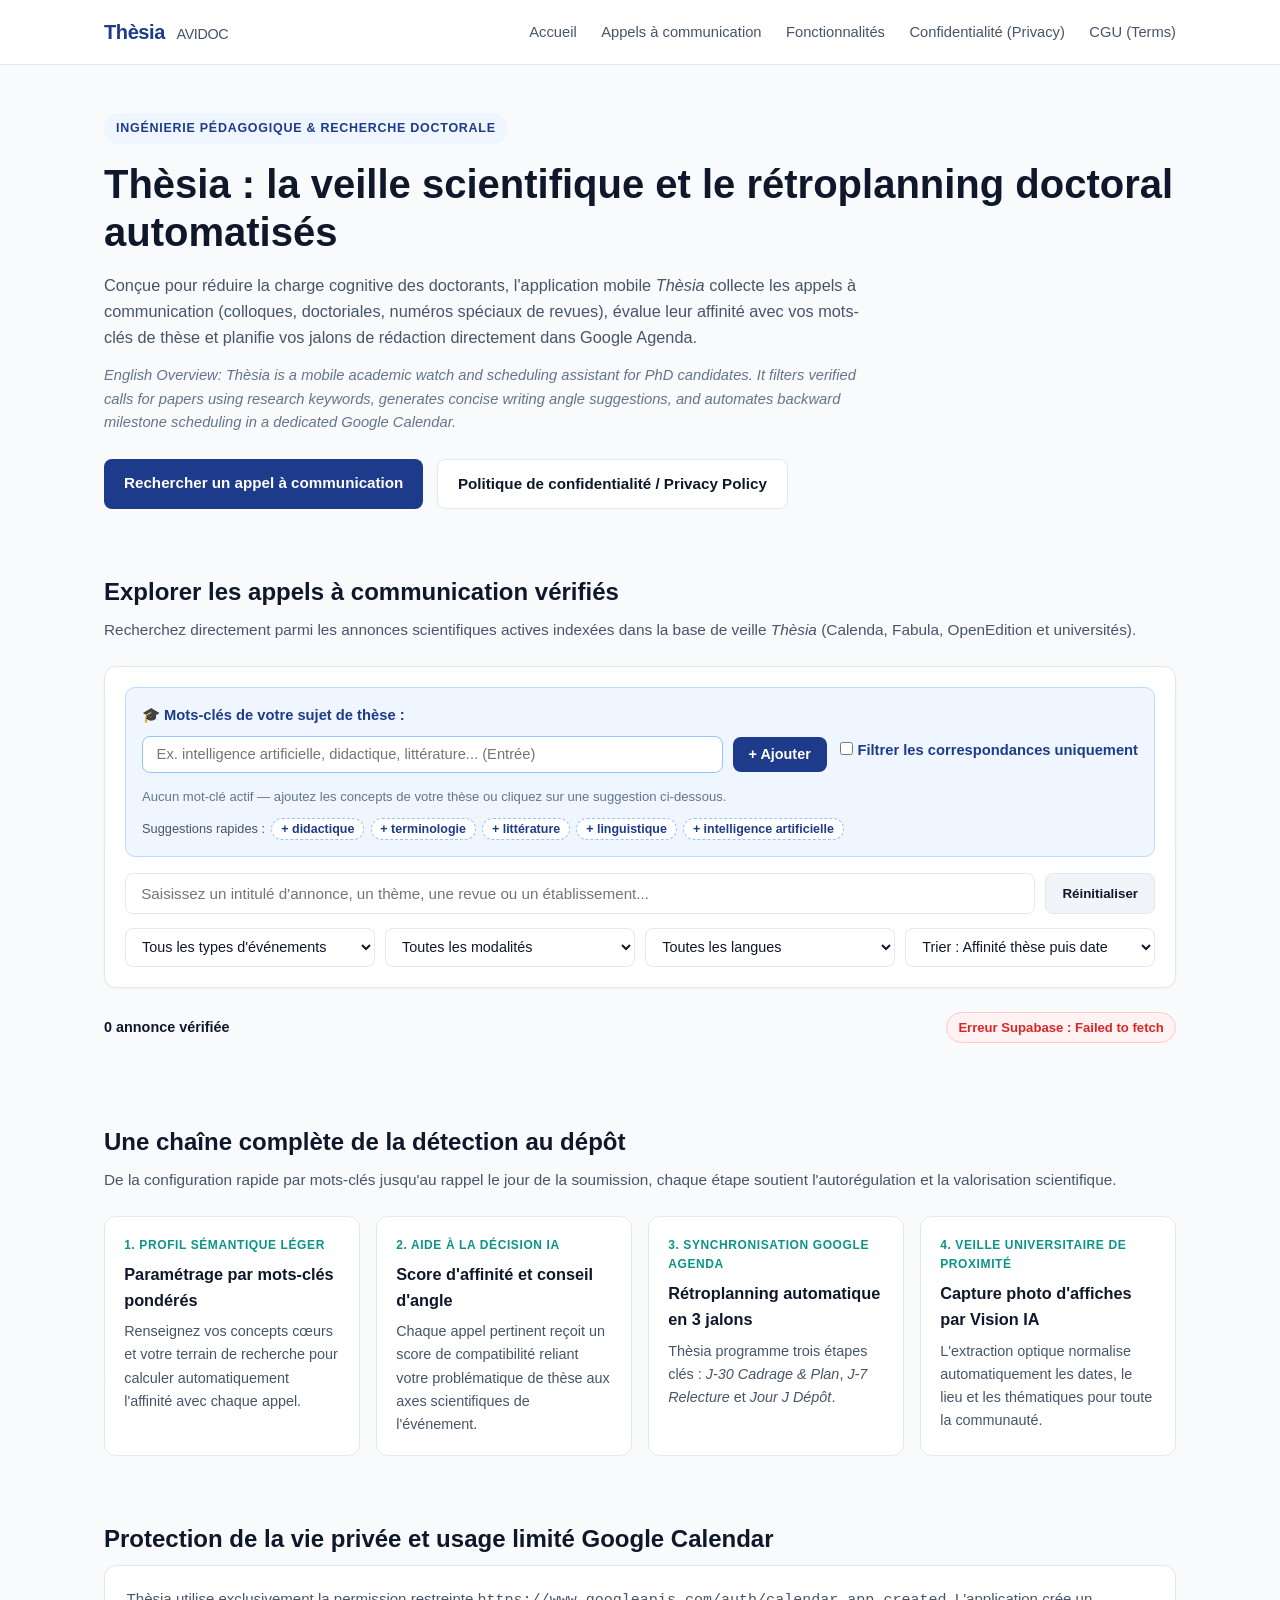
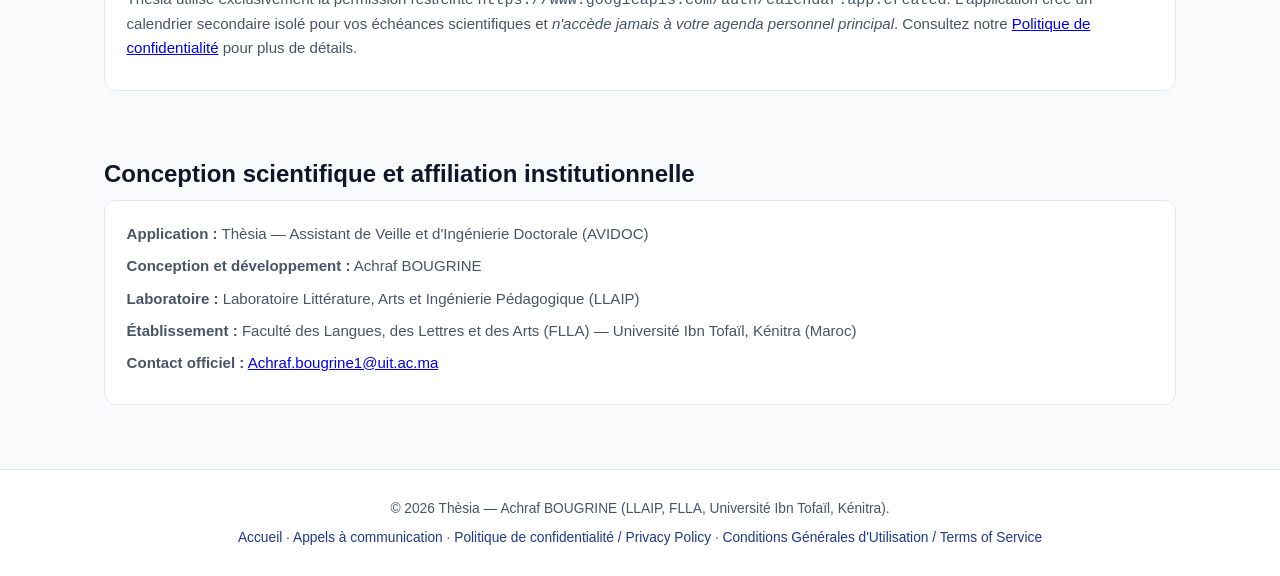
<file: index.html>
<!DOCTYPE html>
<html lang="fr">
<head>
  <meta charset="UTF-8" />
  <meta name="viewport" content="width=device-width, initial-scale=1.0" />
  <meta name="google-site-verification" content="LqdSbcZOirglr6mAi3td-YMueYxuS0M9jdLrBqB4KLo" />
  <title>Thèsia — Assistant de Veille et d'Ingénierie Doctorale</title>
  <meta name="description" content="Thèsia : veille scientifique automatisée, calcul d'affinité par mots-clés de thèse et rétroplanning doctoral connecté à Google Agenda." />
  <style>
    :root {
      --bg: #f8fafc;
      --surface: #ffffff;
      --text: #0f172a;
      --muted: #475569;
      --primary: #1e3a8a;
      --primary-light: #eff6ff;
      --accent: #0d9488;
      --border: #e2e8f0;
      --danger: #dc2626;
      --radius: 12px;
    }

    * { box-sizing: border-box; margin: 0; padding: 0; }
    body {
      font-family: -apple-system, BlinkMacSystemFont, "Segoe UI", Roboto, Inter, sans-serif;
      background: var(--bg);
      color: var(--text);
      line-height: 1.6;
    }

    header {
      background: var(--surface);
      border-bottom: 1px solid var(--border);
      position: sticky;
      top: 0;
      z-index: 50;
    }
    .nav-wrap {
      max-width: 1120px;
      margin: 0 auto;
      padding: 1rem 1.5rem;
      display: flex;
      align-items: center;
      justify-content: space-between;
      flex-wrap: wrap;
      gap: 1rem;
    }
    .brand {
      font-weight: 800;
      font-size: 1.25rem;
      color: var(--primary);
      text-decoration: none;
      letter-spacing: -0.02em;
    }
    .brand span {
      font-weight: 500;
      color: var(--muted);
      font-size: 0.9rem;
      margin-left: 0.4rem;
    }
    nav a {
      color: var(--muted);
      text-decoration: none;
      font-size: 0.92rem;
      font-weight: 500;
      margin-left: 1.25rem;
    }
    nav a:hover { color: var(--primary); }

    .hero {
      max-width: 1120px;
      margin: 0 auto;
      padding: 3rem 1.5rem 2rem;
    }
    .kicker {
      display: inline-block;
      background: var(--primary-light);
      color: var(--primary);
      font-weight: 700;
      font-size: 0.78rem;
      letter-spacing: 0.06em;
      text-transform: uppercase;
      padding: 0.35rem 0.75rem;
      border-radius: 999px;
      margin-bottom: 1rem;
    }
    .hero h1 {
      font-size: clamp(1.75rem, 3.5vw, 2.5rem);
      line-height: 1.2;
      margin-bottom: 1rem;
      color: var(--text);
    }
    .hero p {
      max-width: 780px;
      color: var(--muted);
      margin-bottom: 0.85rem;
      font-size: 1.02rem;
    }
    .hero-en {
      font-style: italic;
      font-size: 0.92rem !important;
      color: #64748b !important;
    }
    .hero-actions {
      margin-top: 1.5rem;
      display: flex;
      gap: 0.85rem;
      flex-wrap: wrap;
    }
    .btn-primary {
      background: var(--primary);
      color: #fff;
      padding: 0.75rem 1.25rem;
      border-radius: 8px;
      text-decoration: none;
      font-weight: 600;
      font-size: 0.95rem;
    }
    .btn-secondary {
      background: var(--surface);
      color: var(--text);
      border: 1px solid var(--border);
      padding: 0.75rem 1.25rem;
      border-radius: 8px;
      text-decoration: none;
      font-weight: 600;
      font-size: 0.95rem;
    }

    section {
      max-width: 1120px;
      margin: 0 auto;
      padding: 2rem 1.5rem;
    }
    h2 {
      font-size: 1.5rem;
      margin-bottom: 0.4rem;
      color: var(--text);
    }
    .section-sub {
      color: var(--muted);
      margin-bottom: 1.5rem;
      font-size: 0.96rem;
    }

    .search-panel {
      background: var(--surface);
      border: 1px solid var(--border);
      border-radius: var(--radius);
      padding: 1.25rem;
      box-shadow: 0 1px 3px rgba(15, 23, 42, 0.04);
      margin-bottom: 1.5rem;
    }
    .thesis-box {
      background: var(--primary-light);
      border: 1px solid #bfdbfe;
      border-radius: 10px;
      padding: 1rem;
      margin-bottom: 1rem;
    }
    .thesis-box label {
      display: block;
      font-weight: 700;
      font-size: 0.92rem;
      color: var(--primary);
      margin-bottom: 0.5rem;
    }
    .thesis-input-row {
      display: flex;
      gap: 0.6rem;
      flex-wrap: wrap;
      align-items: center;
    }
    .thesis-input-row input[type="text"] {
      flex: 1;
      min-width: 240px;
      padding: 0.6rem 0.85rem;
      border: 1px solid #93c5fd;
      border-radius: 8px;
      font-size: 0.92rem;
      background: #fff;
    }
    .btn-add {
      background: var(--primary);
      color: #fff;
      border: none;
      padding: 0.62rem 1rem;
      border-radius: 8px;
      font-weight: 600;
      cursor: pointer;
      font-size: 0.9rem;
    }
    .btn-add:hover { background: #1d4ed8; }
    .only-match-label {
      display: inline-flex;
      align-items: center;
      gap: 0.45rem;
      font-size: 0.88rem;
      font-weight: 600;
      color: var(--text);
      cursor: pointer;
      margin-left: 0.25rem;
    }
    .chips-wrap {
      display: flex;
      flex-wrap: wrap;
      gap: 0.45rem;
      margin-top: 0.65rem;
      min-height: 1.6rem;
      align-items: center;
    }
    .chip {
      display: inline-flex;
      align-items: center;
      gap: 0.4rem;
      background: var(--primary);
      color: #fff;
      font-size: 0.82rem;
      font-weight: 600;
      padding: 0.25rem 0.65rem;
      border-radius: 999px;
    }
    .chip button {
      background: none;
      border: none;
      color: #fff;
      font-weight: 700;
      cursor: pointer;
      font-size: 1rem;
      line-height: 1;
    }
    .suggestions-row {
      display: flex;
      flex-wrap: wrap;
      gap: 0.4rem;
      margin-top: 0.55rem;
      align-items: center;
      font-size: 0.8rem;
      color: var(--muted);
    }
    .suggestion-btn {
      background: #fff;
      border: 1px dashed #93c5fd;
      color: var(--primary);
      font-size: 0.78rem;
      font-weight: 600;
      padding: 0.2rem 0.55rem;
      border-radius: 999px;
      cursor: pointer;
    }
    .suggestion-btn:hover {
      background: #dbeafe;
    }

    .search-bar-row {
      display: flex;
      gap: 0.65rem;
      margin-bottom: 0.85rem;
      flex-wrap: wrap;
    }
    .search-bar-row input {
      flex: 1;
      min-width: 240px;
      padding: 0.68rem 0.95rem;
      border: 1px solid var(--border);
      border-radius: 8px;
      font-size: 0.95rem;
    }
    .btn-reset {
      background: #f1f5f9;
      border: 1px solid var(--border);
      color: var(--text);
      padding: 0.65rem 1rem;
      border-radius: 8px;
      font-weight: 600;
      cursor: pointer;
    }
    .filters-grid {
      display: grid;
      grid-template-columns: repeat(auto-fit, minmax(200px, 1fr));
      gap: 0.65rem;
    }
    select {
      width: 100%;
      padding: 0.6rem 0.75rem;
      border: 1px solid var(--border);
      border-radius: 8px;
      background: #fff;
      font-size: 0.9rem;
      color: var(--text);
    }

    .status-bar {
      display: flex;
      justify-content: space-between;
      align-items: center;
      flex-wrap: wrap;
      gap: 0.5rem;
      margin-bottom: 1rem;
      font-size: 0.9rem;
    }
    .status-badge {
      background: #ecfdf5;
      color: #065f46;
      border: 1px solid #a7f3d0;
      padding: 0.25rem 0.7rem;
      border-radius: 999px;
      font-weight: 600;
      font-size: 0.82rem;
    }
    .status-badge.error {
      background: #fef2f2;
      color: var(--danger);
      border-color: #fecaca;
    }

    .cards-grid {
      display: grid;
      grid-template-columns: repeat(auto-fill, minmax(320px, 1fr));
      gap: 1.1rem;
    }
    .cfp-card {
      background: var(--surface);
      border: 1px solid var(--border);
      border-radius: var(--radius);
      padding: 1.2rem;
      display: flex;
      flex-direction: column;
      justify-content: space-between;
      gap: 1rem;
      box-shadow: 0 1px 2px rgba(15, 23, 42, 0.04);
    }
    .badges {
      display: flex;
      flex-wrap: wrap;
      gap: 0.4rem;
      margin-bottom: 0.65rem;
    }
    .badge {
      font-size: 0.75rem;
      font-weight: 600;
      padding: 0.2rem 0.55rem;
      border-radius: 6px;
      background: #f1f5f9;
      color: var(--muted);
    }
    .badge-type { background: #e0e7ff; color: #3730a3; }
    .badge-source { background: #f0fdfa; color: #115e59; }
    .badge-deadline { background: #fef3c7; color: #92400e; }

    .cfp-card h3 {
      font-size: 1.05rem;
      line-height: 1.35;
      margin-bottom: 0.5rem;
      color: var(--text);
    }
    .cfp-meta {
      font-size: 0.84rem;
      color: var(--muted);
      margin-bottom: 0.6rem;
    }
    .cfp-summary {
      font-size: 0.9rem;
      color: #334155;
      margin-bottom: 0.75rem;
    }
    .kw-tags {
      display: flex;
      flex-wrap: wrap;
      gap: 0.35rem;
      margin-bottom: 0.65rem;
    }
    .kw-tag {
      font-size: 0.75rem;
      color: var(--primary);
      background: var(--primary-light);
      padding: 0.15rem 0.5rem;
      border-radius: 5px;
    }
    .affinity-badge {
      font-size: 0.8rem;
      font-weight: 700;
      padding: 0.35rem 0.65rem;
      border-radius: 7px;
      margin-top: 0.35rem;
    }
    .affinity-hit {
      background: #dcfce7;
      color: #166534;
      border: 1px solid #86efac;
    }
    .affinity-zero {
      background: #f8fafc;
      color: #64748b;
      border: 1px solid var(--border);
    }

    .card-actions {
      display: flex;
      gap: 0.55rem;
      flex-wrap: wrap;
      padding-top: 0.75rem;
      border-top: 1px solid var(--border);
    }
    .btn-retro {
      flex: 1;
      background: var(--primary);
      color: #fff;
      border: none;
      padding: 0.55rem 0.8rem;
      border-radius: 7px;
      font-size: 0.84rem;
      font-weight: 600;
      cursor: pointer;
    }
    .btn-source {
      background: #fff;
      color: var(--primary);
      border: 1px solid #bfdbfe;
      padding: 0.55rem 0.8rem;
      border-radius: 7px;
      font-size: 0.84rem;
      font-weight: 600;
      text-decoration: none;
      text-align: center;
    }

    .features-grid {
      display: grid;
      grid-template-columns: repeat(auto-fit, minmax(240px, 1fr));
      gap: 1rem;
      margin-top: 1rem;
    }
    .feature-card {
      background: var(--surface);
      border: 1px solid var(--border);
      border-radius: var(--radius);
      padding: 1.2rem;
    }
    .feature-step {
      font-size: 0.75rem;
      font-weight: 800;
      color: var(--accent);
      letter-spacing: 0.05em;
      margin-bottom: 0.35rem;
    }
    .feature-card h3 {
      font-size: 1.02rem;
      margin-bottom: 0.45rem;
    }
    .feature-card p {
      font-size: 0.9rem;
      color: var(--muted);
    }

    .info-box {
      background: var(--surface);
      border: 1px solid var(--border);
      border-radius: var(--radius);
      padding: 1.35rem;
    }
    .info-box p {
      color: var(--muted);
      font-size: 0.94rem;
      margin-bottom: 0.5rem;
    }

    footer {
      border-top: 1px solid var(--border);
      background: var(--surface);
      margin-top: 2rem;
      padding: 1.75rem 1.5rem;
      text-align: center;
      font-size: 0.86rem;
      color: var(--muted);
    }
    footer a { color: var(--primary); text-decoration: none; }

    .modal-backdrop {
      display: none;
      position: fixed;
      inset: 0;
      background: rgba(15, 23, 42, 0.55);
      z-index: 100;
      align-items: center;
      justify-content: center;
      padding: 1rem;
    }
    .modal-backdrop.open { display: flex; }
    .modal-card {
      background: #fff;
      border-radius: var(--radius);
      max-width: 560px;
      width: 100%;
      padding: 1.5rem;
      box-shadow: 0 20px 25px -5px rgba(0, 0, 0, 0.15);
    }
    .modal-card h3 { margin-bottom: 0.65rem; font-size: 1.15rem; }
    .milestone {
      background: #f8fafc;
      border-left: 3px solid var(--primary);
      padding: 0.6rem 0.85rem;
      margin: 0.55rem 0;
      font-size: 0.9rem;
    }
    .modal-footer {
      display: flex;
      justify-content: flex-end;
      gap: 0.65rem;
      margin-top: 1.2rem;
    }
  </style>
</head>
<body>
  <header>
    <div class="nav-wrap">
      <a class="brand" href="#accueil">Thèsia <span>AVIDOC</span></a>
      <nav>
        <a href="#accueil">Accueil</a>
        <a href="#appels">Appels à communication</a>
        <a href="#fonctionnalites">Fonctionnalités</a>
        <a href="privacy.html">Confidentialité (Privacy)</a>
        <a href="terms.html">CGU (Terms)</a>
      </nav>
    </div>
  </header>

  <main>
    <div class="hero" id="accueil">
      <span class="kicker">Ingénierie pédagogique &amp; Recherche doctorale</span>
      <h1>Thèsia : la veille scientifique et le rétroplanning doctoral automatisés</h1>
      <p>
        Conçue pour réduire la charge cognitive des doctorants, l'application mobile <em>Thèsia</em> collecte les appels à communication (colloques, doctoriales, numéros spéciaux de revues), évalue leur affinité avec vos mots-clés de thèse et planifie vos jalons de rédaction directement dans Google Agenda.
      </p>
      <p class="hero-en">
        English Overview: Thèsia is a mobile academic watch and scheduling assistant for PhD candidates. It filters verified calls for papers using research keywords, generates concise writing angle suggestions, and automates backward milestone scheduling in a dedicated Google Calendar.
      </p>
      <div class="hero-actions">
        <a class="btn-primary" href="#appels">Rechercher un appel à communication</a>
        <a class="btn-secondary" href="privacy.html">Politique de confidentialité / Privacy Policy</a>
      </div>
    </div>

    <section id="appels">
      <h2>Explorer les appels à communication vérifiés</h2>
      <p class="section-sub">
        Recherchez directement parmi les annonces scientifiques actives indexées dans la base de veille <em>Thèsia</em> (Calenda, Fabula, OpenEdition et universités).
      </p>

      <div class="search-panel">
        <div class="thesis-box">
          <label for="thesis-kw-input">🎓 Mots-clés de votre sujet de thèse :</label>
          <div class="thesis-input-row">
            <input type="text" id="thesis-kw-input" placeholder="Ex. intelligence artificielle, didactique, littérature... (Entrée)" />
            <button type="button" class="btn-add" id="thesis-kw-add">+ Ajouter</button>
            <label class="only-match-label">
              <input type="checkbox" id="thesis-kw-only" />
              Filtrer les correspondances uniquement
            </label>
          </div>
          <div class="chips-wrap" id="thesis-kw-chips"></div>
          <div class="suggestions-row">
            <span>Suggestions rapides :</span>
            <button type="button" class="suggestion-btn" data-kw="didactique">+ didactique</button>
            <button type="button" class="suggestion-btn" data-kw="terminologie">+ terminologie</button>
            <button type="button" class="suggestion-btn" data-kw="littérature">+ littérature</button>
            <button type="button" class="suggestion-btn" data-kw="linguistique">+ linguistique</button>
            <button type="button" class="suggestion-btn" data-kw="intelligence artificielle">+ intelligence artificielle</button>
          </div>
        </div>

        <div class="search-bar-row">
          <input type="text" id="search-input" placeholder="Saisissez un intitulé d'annonce, un thème, une revue ou un établissement..." />
          <button type="button" class="btn-reset" id="reset-btn">Réinitialiser</button>
        </div>

        <div class="filters-grid">
          <select id="filter-type" aria-label="Type d'événement">
            <option value="">Tous les types d'événements</option>
            <option value="colloque">Colloque scientifique</option>
            <option value="doctoriales">Doctoriales</option>
            <option value="journee_etude">Journée d'étude</option>
            <option value="numero_revue">Numéro spécial de revue</option>
          </select>

          <select id="filter-modalite" aria-label="Modalité">
            <option value="">Toutes les modalités</option>
            <option value="presentiel">Présentiel</option>
            <option value="hybride">Hybride</option>
            <option value="en_ligne">En ligne / Distanciel</option>
          </select>

          <select id="filter-langue" aria-label="Langue">
            <option value="">Toutes les langues</option>
            <option value="fr">Français (FR)</option>
            <option value="en">Anglais (EN)</option>
            <option value="ar">Arabe (AR)</option>
          </select>

          <select id="sort-order" aria-label="Tri">
            <option value="affinity">Trier : Affinité thèse puis date</option>
            <option value="asc">Trier : Date limite (plus proche)</option>
            <option value="desc">Trier : Date limite (plus lointaine)</option>
          </select>
        </div>
      </div>

      <div class="status-bar">
        <strong id="results-count">Chargement des annonces...</strong>
        <span class="status-badge" id="db-status">Connexion à Supabase...</span>
      </div>

      <div class="cards-grid" id="cards-container"></div>
    </section>

    <section id="fonctionnalites">
      <h2>Une chaîne complète de la détection au dépôt</h2>
      <p class="section-sub">
        De la configuration rapide par mots-clés jusqu'au rappel le jour de la soumission, chaque étape soutient l'autorégulation et la valorisation scientifique.
      </p>
      <div class="features-grid">
        <div class="feature-card">
          <div class="feature-step">1. PROFIL SÉMANTIQUE LÉGER</div>
          <h3>Paramétrage par mots-clés pondérés</h3>
          <p>Renseignez vos concepts cœurs et votre terrain de recherche pour calculer automatiquement l'affinité avec chaque appel.</p>
        </div>
        <div class="feature-card">
          <div class="feature-step">2. AIDE À LA DÉCISION IA</div>
          <h3>Score d'affinité et conseil d'angle</h3>
          <p>Chaque appel pertinent reçoit un score de compatibilité reliant votre problématique de thèse aux axes scientifiques de l'événement.</p>
        </div>
        <div class="feature-card">
          <div class="feature-step">3. SYNCHRONISATION GOOGLE AGENDA</div>
          <h3>Rétroplanning automatique en 3 jalons</h3>
          <p>Thèsia programme trois étapes clés : <em>J-30 Cadrage &amp; Plan</em>, <em>J-7 Relecture</em> et <em>Jour J Dépôt</em>.</p>
        </div>
        <div class="feature-card">
          <div class="feature-step">4. VEILLE UNIVERSITAIRE DE PROXIMITÉ</div>
          <h3>Capture photo d'affiches par Vision IA</h3>
          <p>L'extraction optique normalise automatiquement les dates, le lieu et les thématiques pour toute la communauté.</p>
        </div>
      </div>
    </section>

    <section>
      <h2>Protection de la vie privée et usage limité Google Calendar</h2>
      <div class="info-box">
        <p>
          Thèsia utilise exclusivement la permission restreinte <code>https://www.googleapis.com/auth/calendar.app.created</code>. L'application crée un calendrier secondaire isolé pour vos échéances scientifiques et <em>n'accède jamais à votre agenda personnel principal</em>. Consultez notre <a href="privacy.html">Politique de confidentialité</a> pour plus de détails.
        </p>
      </div>
    </section>

    <section>
      <h2>Conception scientifique et affiliation institutionnelle</h2>
      <div class="info-box">
        <p><strong>Application :</strong> Thèsia — Assistant de Veille et d'Ingénierie Doctorale (AVIDOC)</p>
        <p><strong>Conception et développement :</strong> Achraf BOUGRINE</p>
        <p><strong>Laboratoire :</strong> Laboratoire Littérature, Arts et Ingénierie Pédagogique (LLAIP)</p>
        <p><strong>Établissement :</strong> Faculté des Langues, des Lettres et des Arts (FLLA) — Université Ibn Tofaïl, Kénitra (Maroc)</p>
        <p><strong>Contact officiel :</strong> <a href="mailto:Achraf.bougrine1@uit.ac.ma">Achraf.bougrine1@uit.ac.ma</a></p>
      </div>
    </section>
  </main>

  <footer>
    <p>© 2026 Thèsia — Achraf BOUGRINE (LLAIP, FLLA, Université Ibn Tofaïl, Kénitra).</p>
    <p style="margin-top: 0.4rem;">
      <a href="#accueil">Accueil</a> ·
      <a href="#appels">Appels à communication</a> ·
      <a href="privacy.html">Politique de confidentialité / Privacy Policy</a> ·
      <a href="terms.html">Conditions Générales d'Utilisation / Terms of Service</a>
    </p>
  </footer>

  <div class="modal-backdrop" id="retro-modal" role="dialog" aria-modal="true">
    <div class="modal-card">
      <h3 id="modal-title">Rétroplanning doctoral</h3>
      <p id="modal-summary" style="font-size: 0.9rem; color: var(--muted); margin-bottom: 0.85rem;"></p>
      <div id="modal-milestones"></div>
      <div class="modal-footer">
        <a id="modal-link" class="btn-source" href="#" target="_blank" rel="noopener">Ouvrir la source</a>
        <button type="button" class="btn-add" id="modal-close">Fermer</button>
      </div>
    </div>
  </div>

  <script>
    const SUPABASE_URL = 'https://htoecqomhpqfvaoluhru.supabase.co';
    const SUPABASE_KEY = 'sb_publishable_pRH3jjSp40Xbqz83osjESA_b1dBIEve';

    const STORAGE_KEY = 'thesia_thesis_keywords_v1';
    let thesisKeywords = JSON.parse(localStorage.getItem(STORAGE_KEY) || '[]');
    let allCalls = [];

    const TYPE_LABELS = {
      colloque: 'Colloque',
      doctoriales: 'Doctoriales',
      journee_etude: "Journée d'étude",
      numero_revue: 'Numéro de revue'
    };

    const MODALITE_LABELS = {
      presentiel: 'Présentiel',
      hybride: 'Hybride',
      en_ligne: 'En ligne'
    };

    function normalize(str) {
      return (str || '').toLowerCase().normalize('NFD').replace(/[\u0300-\u036f]/g, '');
    }

    function escapeHtml(str) {
      return String(str || '').replace(/[&<>"']/g, m => ({
        '&': '&amp;', '<': '&lt;', '>': '&gt;', '"': '&quot;', "'": '&#39;'
      }[m]));
    }

    function formatDateFr(isoDate) {
      if (!isoDate) return 'Non précisée';
      const d = new Date(isoDate + 'T00:00:00');
      return d.toLocaleDateString('fr-FR', { day: '2-digit', month: 'long', year: 'numeric' });
    }

    function daysUntil(isoDate) {
      const today = new Date();
      today.setHours(0, 0, 0, 0);
      const target = new Date(isoDate + 'T00:00:00');
      return Math.ceil((target - today) / (1000 * 60 * 60 * 24));
    }

    function keywordMatches(haystack, kw) {
      const cleanKw = normalize(kw).trim();
      if (!cleanKw) return false;
      if (haystack.includes(cleanKw)) return true;
      const words = cleanKw.split(/\s+/).filter(w => w.length >= 6);
      if (words.length === 1) {
        const stem = words[0].slice(0, 7);
        return haystack.includes(stem);
      }
      return false;
    }

    function computeAffinity(item) {
      if (thesisKeywords.length === 0) return { score: 0, matched: [] };
      const haystack = normalize([
        item.titre,
        item.resume_court,
        item.organisme_ou_revue,
        ...(Array.isArray(item.mots_cles_extraits) ? item.mots_cles_extraits : [])
      ].join(' '));
      const matched = thesisKeywords.filter(kw => keywordMatches(haystack, kw));
      const score = Math.round((matched.length / thesisKeywords.length) * 100);
      return { score, matched };
    }

    function isSummaryRedundant(item) {
      const summary = normalize(item.resume_court).replace(/[^a-z0-9]/g, '');
      if (!summary) return true;
      const title = normalize(item.titre).replace(/[^a-z0-9]/g, '');
      const org = normalize(item.organisme_ou_revue).replace(/[^a-z0-9]/g, '');
      return summary === title || summary === title + org;
    }

    function renderThesisChips() {
      const container = document.getElementById('thesis-kw-chips');
      if (thesisKeywords.length === 0) {
        container.innerHTML = '<span style="font-size: 0.82rem; color: #64748b;">Aucun mot-clé actif — ajoutez les concepts de votre thèse ou cliquez sur une suggestion ci-dessous.</span>';
        return;
      }
      container.innerHTML = thesisKeywords.map((kw, idx) => `
        <span class="chip">
          ${escapeHtml(kw)}
          <button type="button" data-idx="${idx}" aria-label="Supprimer">×</button>
        </span>
      `).join('');
      container.querySelectorAll('button[data-idx]').forEach(btn => {
        btn.addEventListener('click', () => {
          thesisKeywords.splice(Number(btn.dataset.idx), 1);
          localStorage.setItem(STORAGE_KEY, JSON.stringify(thesisKeywords));
          renderThesisChips();
          renderCalls();
        });
      });
    }

    function addThesisKeywords(raw) {
      raw.split(',').forEach(part => {
        const clean = part.trim();
        if (clean && !thesisKeywords.some(k => normalize(k) === normalize(clean))) {
          thesisKeywords.push(clean);
        }
      });
      localStorage.setItem(STORAGE_KEY, JSON.stringify(thesisKeywords));
      renderThesisChips();
      renderCalls();
    }

    function renderCalls() {
      const q = normalize(document.getElementById('search-input').value.trim());
      const typeFilter = document.getElementById('filter-type').value;
      const modaliteFilter = document.getElementById('filter-modalite').value;
      const langueFilter = document.getElementById('filter-langue').value;
      const sortOrder = document.getElementById('sort-order').value;
      const onlyThesis = document.getElementById('thesis-kw-only').checked && thesisKeywords.length > 0;

      let enriched = allCalls.map(item => ({
        ...item,
        affinity: computeAffinity(item)
      }));

      let filtered = enriched.filter(item => {
        if (typeFilter && item.type !== typeFilter) return false;
        if (modaliteFilter && item.modalite !== modaliteFilter) return false;
        if (langueFilter && (!Array.isArray(item.langues) || !item.langues.includes(langueFilter))) return false;
        if (onlyThesis && item.affinity.matched.length === 0) return false;
        if (q) {
          const text = normalize([
            item.titre,
            item.resume_court,
            item.organisme_ou_revue,
            item.lieu,
            ...(Array.isArray(item.mots_cles_extraits) ? item.mots_cles_extraits : [])
          ].join(' '));
          if (!text.includes(q)) return false;
        }
        return true;
      });

      filtered.sort((a, b) => {
        if (sortOrder === 'affinity' && thesisKeywords.length > 0) {
          if (b.affinity.matched.length !== a.affinity.matched.length) {
            return b.affinity.matched.length - a.affinity.matched.length;
          }
        }
        const da = a.date_limite_soumission || '9999-12-31';
        const db = b.date_limite_soumission || '9999-12-31';
        return sortOrder === 'desc' ? db.localeCompare(da) : da.localeCompare(db);
      });

      const countEl = document.getElementById('results-count');
      countEl.textContent = `${filtered.length} annonce${filtered.length > 1 ? 's' : ''} vérifiée${filtered.length > 1 ? 's' : ''}`;

      const container = document.getElementById('cards-container');
      if (filtered.length === 0) {
        container.innerHTML = '<p style="grid-column: 1 / -1; color: var(--muted);">Aucune annonce ne correspond à ces critères. Cliquez sur <strong>Réinitialiser</strong> ou élargissez vos mots-clés.</p>';
        return;
      }

      container.innerHTML = filtered.map(item => {
        const diff = daysUntil(item.date_limite_soumission);
        const deadlineLabel = diff === 0
          ? `Clôture aujourd'hui (${formatDateFr(item.date_limite_soumission)})`
          : `Clôture dans ${diff} j (${formatDateFr(item.date_limite_soumission)})`;
        const sourceLabel = item.source_categorie === 'universite' ? 'Université / Labo' : 'Portail académique';
        const langs = Array.isArray(item.langues) ? item.langues.map(l => l.toUpperCase()).join(', ') : 'FR';
        const kws = Array.isArray(item.mots_cles_extraits) ? item.mots_cles_extraits.slice(0, 5) : [];
        const hasLieu = item.lieu && normalize(item.lieu) !== 'non precise' && normalize(item.lieu) !== 'non précisé';
        const summaryHtml = isSummaryRedundant(item)
          ? ''
          : `<p class="cfp-summary">${escapeHtml(item.resume_court)}</p>`;

        const affinityHtml = thesisKeywords.length > 0
          ? `<div class="affinity-badge ${item.affinity.matched.length > 0 ? 'affinity-hit' : 'affinity-zero'}">
              ${item.affinity.matched.length > 0
                ? `Affinité thèse : ${item.affinity.score}% (${escapeHtml(item.affinity.matched.join(', '))})`
                : 'Affinité thèse : 0%'}
            </div>`
          : '';

        return `
          <article class="cfp-card">
            <div>
              <div class="badges">
                <span class="badge badge-type">${escapeHtml(TYPE_LABELS[item.type] || item.type)}</span>
                <span class="badge">${escapeHtml(MODALITE_LABELS[item.modalite] || item.modalite)}</span>
                <span class="badge badge-source">${sourceLabel}</span>
                <span class="badge badge-deadline">${deadlineLabel}</span>
              </div>
              <h3>${escapeHtml(item.titre)}</h3>
              <div class="cfp-meta">
                <strong>Organisation :</strong> ${escapeHtml(item.organisme_ou_revue)}<br/>
                ${hasLieu ? `<strong>Lieu :</strong> ${escapeHtml(item.lieu)} &nbsp;|&nbsp; ` : ''}<strong>Langues :</strong> ${escapeHtml(langs)}
              </div>
              ${summaryHtml}
              ${kws.length ? `<div class="kw-tags">${kws.map(k => `<span class="kw-tag">#${escapeHtml(k)}</span>`).join('')}</div>` : ''}
              ${affinityHtml}
            </div>
            <div class="card-actions">
              <button type="button" class="btn-retro" data-id="${item.id}">Détails &amp; Rétroplanning</button>
              <a class="btn-source" href="${escapeHtml(item.url_source)}" target="_blank" rel="noopener">Source officielle</a>
            </div>
          </article>
        `;
      }).join('');

      container.querySelectorAll('.btn-retro').forEach(btn => {
        btn.addEventListener('click', () => openModal(btn.dataset.id));
      });
    }

    function openModal(id) {
      const item = allCalls.find(c => String(c.id) === String(id));
      if (!item) return;
      document.getElementById('modal-title').textContent = item.titre;
      document.getElementById('modal-summary').textContent = isSummaryRedundant(item)
        ? `Organisation : ${item.organisme_ou_revue}`
        : item.resume_court;
      document.getElementById('modal-link').href = item.url_source;

      const d0 = new Date(item.date_limite_soumission + 'T00:00:00');
      const d7 = new Date(d0); d7.setDate(d0.getDate() - 7);
      const d30 = new Date(d0); d30.setDate(d0.getDate() - 30);
      const fmt = d => d.toLocaleDateString('fr-FR', { day: '2-digit', month: 'long', year: 'numeric' });

      document.getElementById('modal-milestones').innerHTML = `
        <div class="milestone"><strong>J-30 (${fmt(d30)}) :</strong> Cadrage problématique &amp; plan détaillé de la proposition.</div>
        <div class="milestone"><strong>J-7 (${fmt(d7)}) :</strong> Rédaction complète, bibliographie et relecture scientifique.</div>
        <div class="milestone"><strong>Jour J (${fmt(d0)}) :</strong> Dépôt officiel de la proposition sur la plateforme.</div>
      `;
      document.getElementById('retro-modal').classList.add('open');
    }

    async function loadCalls() {
      const statusEl = document.getElementById('db-status');
      const countEl = document.getElementById('results-count');
      const todayIso = new Date().toISOString().slice(0, 10);
      try {
        const res = await fetch(
          `${SUPABASE_URL}/rest/v1/calls_for_papers?select=*&est_actif=eq.true&date_limite_soumission=gte.${todayIso}&order=date_limite_soumission.asc`,
          {
            headers: {
              apikey: SUPABASE_KEY,
              Authorization: `Bearer ${SUPABASE_KEY}`
            }
          }
        );

        if (!res.ok) {
          const errText = await res.text();
          throw new Error(`HTTP ${res.status} : ${errText}`);
        }

        allCalls = await res.json();
        statusEl.className = 'status-badge';
        statusEl.textContent = 'Connecté en direct : base scientifique Thèsia';
        renderCalls();
      } catch (err) {
        statusEl.className = 'status-badge error';
        statusEl.textContent = `Erreur Supabase : ${err.message}`;
        countEl.textContent = '0 annonce vérifiée';
      }
    }

    document.getElementById('thesis-kw-add').addEventListener('click', () => {
      const inp = document.getElementById('thesis-kw-input');
      addThesisKeywords(inp.value);
      inp.value = '';
    });
    document.getElementById('thesis-kw-input').addEventListener('keydown', e => {
      if (e.key === 'Enter') {
        e.preventDefault();
        addThesisKeywords(e.target.value);
        e.target.value = '';
      }
    });
    document.querySelectorAll('.suggestion-btn').forEach(btn => {
      btn.addEventListener('click', () => addThesisKeywords(btn.dataset.kw));
    });
    document.getElementById('thesis-kw-only').addEventListener('change', renderCalls);
    document.getElementById('search-input').addEventListener('input', renderCalls);
    document.getElementById('filter-type').addEventListener('change', renderCalls);
    document.getElementById('filter-modalite').addEventListener('change', renderCalls);
    document.getElementById('filter-langue').addEventListener('change', renderCalls);
    document.getElementById('sort-order').addEventListener('change', renderCalls);
    document.getElementById('reset-btn').addEventListener('click', () => {
      document.getElementById('search-input').value = '';
      document.getElementById('filter-type').value = '';
      document.getElementById('filter-modalite').value = '';
      document.getElementById('filter-langue').value = '';
      document.getElementById('sort-order').value = 'affinity';
      document.getElementById('thesis-kw-only').checked = false;
      renderCalls();
    });
    document.getElementById('modal-close').addEventListener('click', () => {
      document.getElementById('retro-modal').classList.remove('open');
    });
    document.getElementById('retro-modal').addEventListener('click', e => {
      if (e.target.id === 'retro-modal') e.target.classList.remove('open');
    });

    renderThesisChips();
    loadCalls();
  </script>
</body>
</html>
</file>
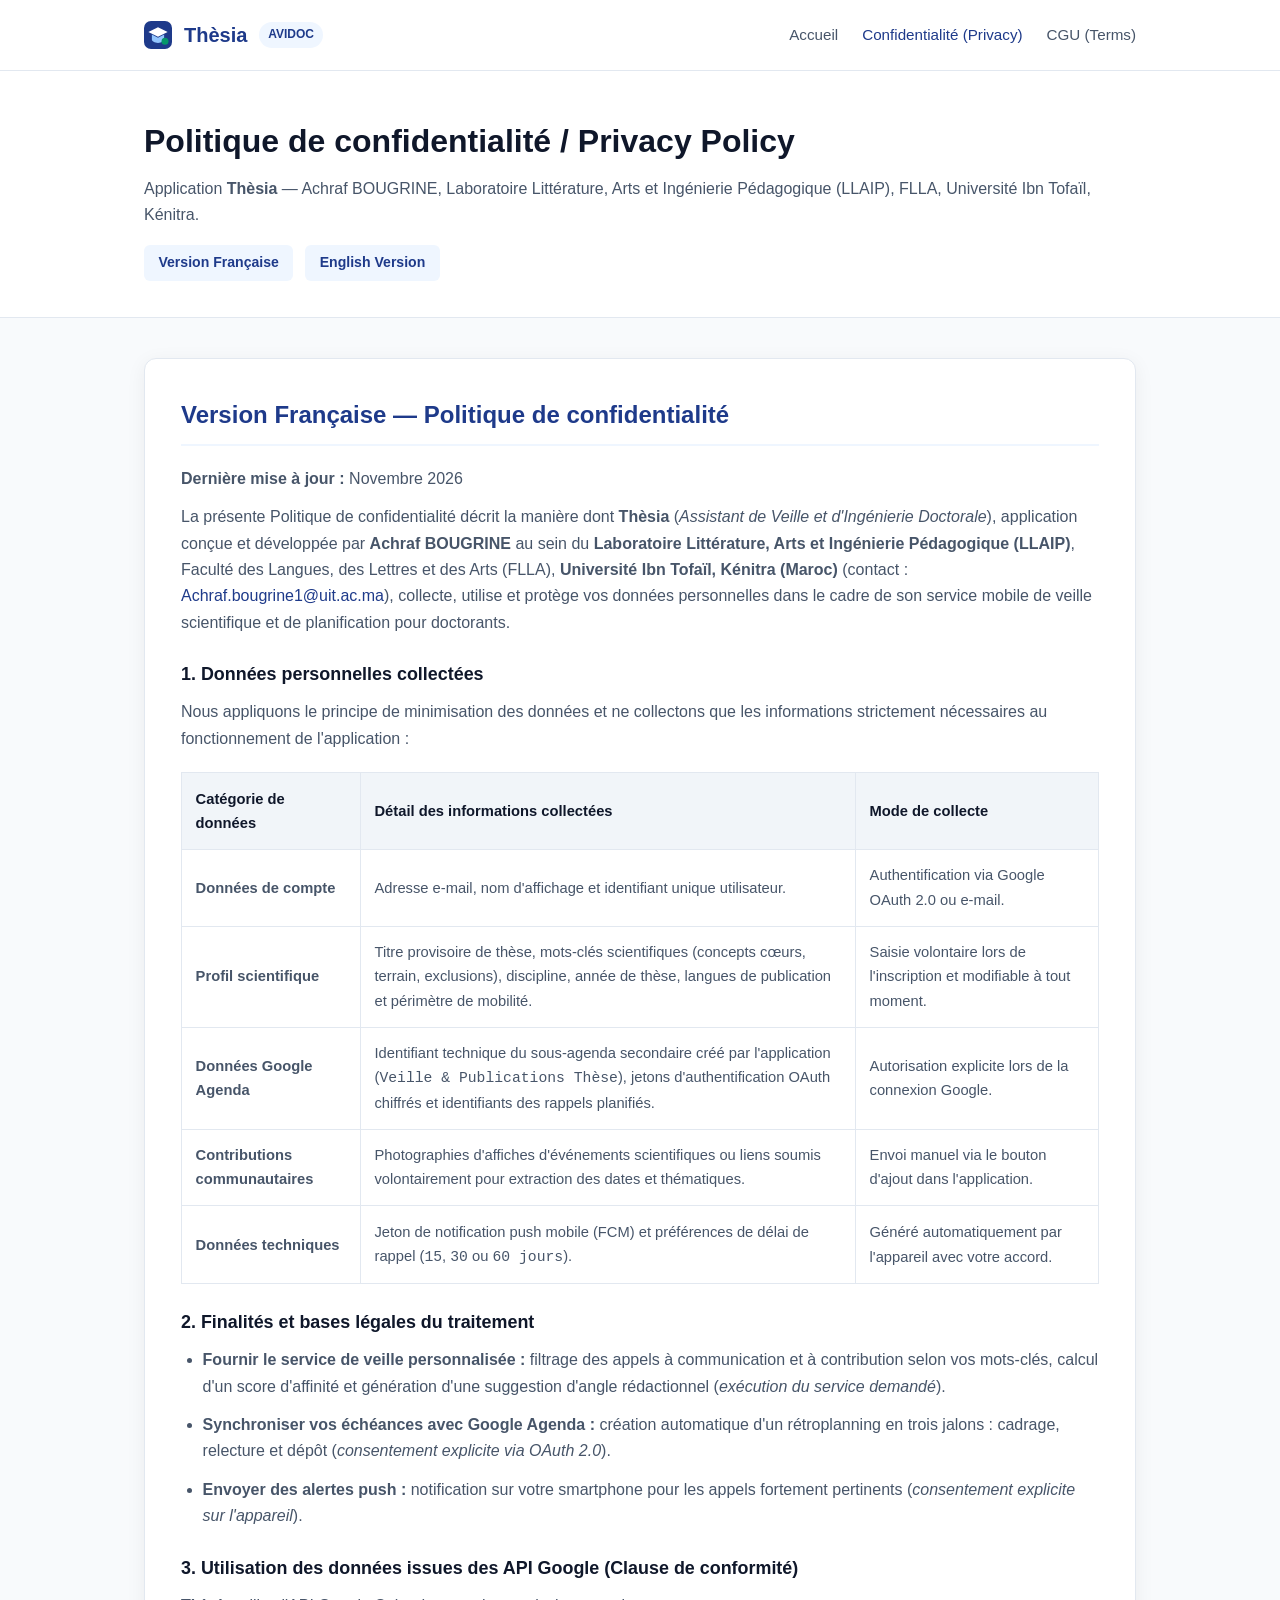
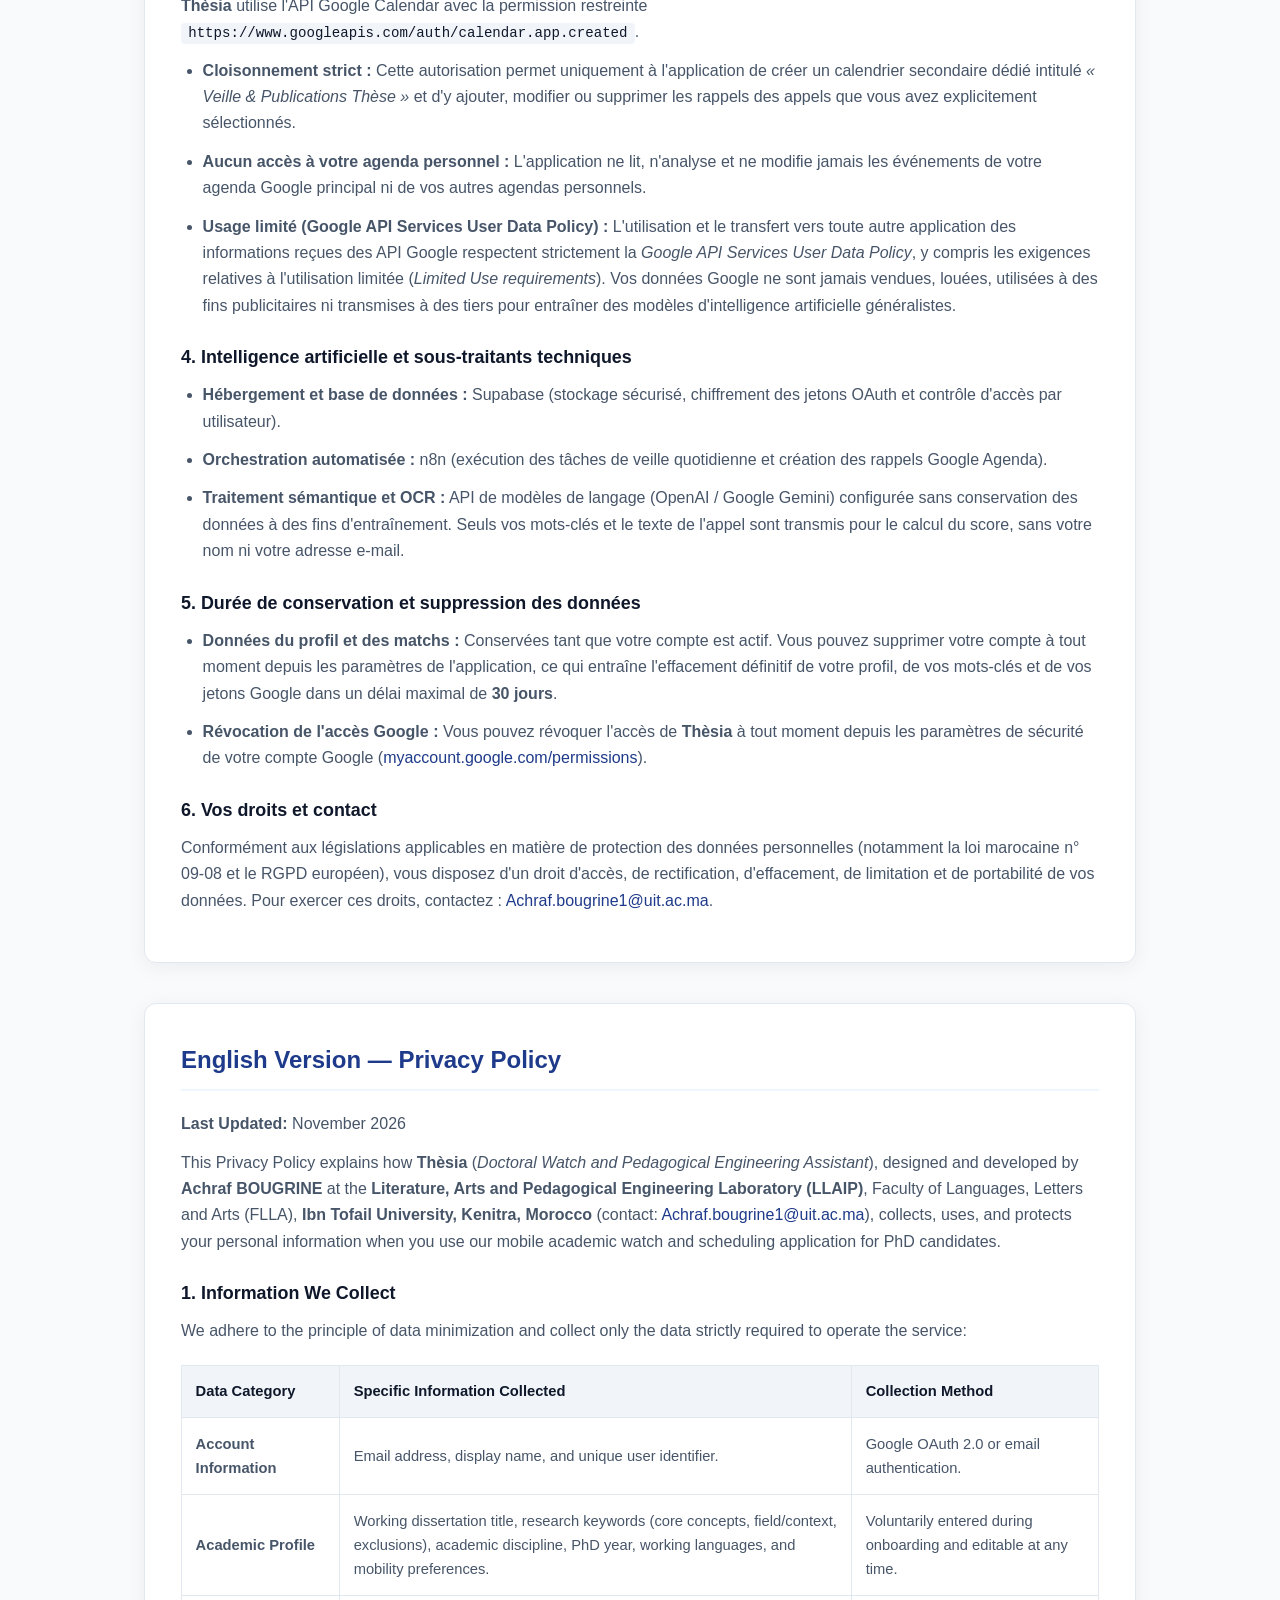
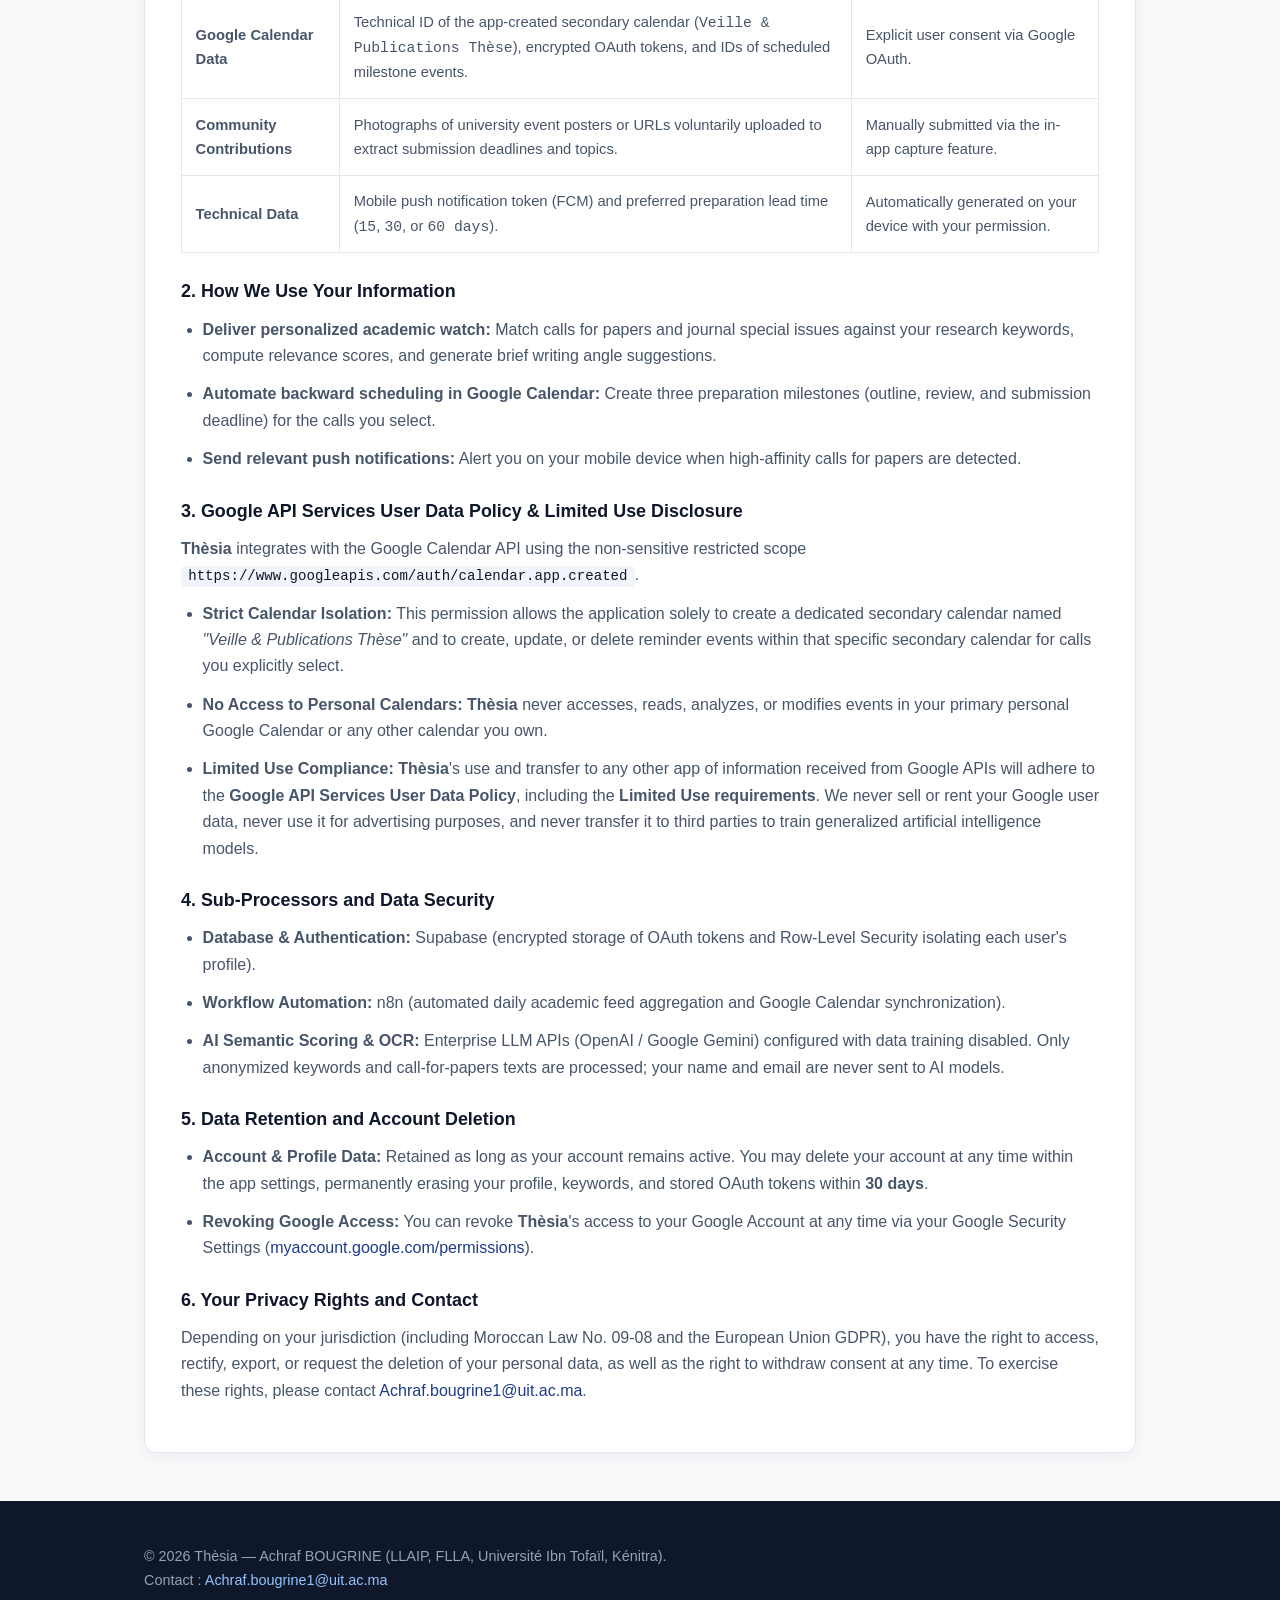
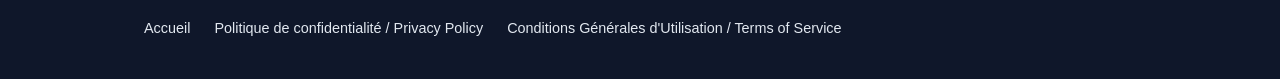
<file: privacy.html>
<!DOCTYPE html>
<html lang="fr">
<head>
  <meta charset="UTF-8" />
  <meta name="viewport" content="width=device-width, initial-scale=1.0" />
  <title>Politique de confidentialité / Privacy Policy — Thèsia</title>
  <meta name="description" content="Politique de confidentialité et conformité Google API Services User Data Policy de l'application mobile Thèsia." />
  <link rel="stylesheet" href="style.css" />
</head>
<body>

  <header>
    <div class="container nav-inner">
      <a href="index.html" class="brand">
        <svg width="28" height="28" viewBox="0 0 32 32" fill="none" aria-hidden="true">
          <rect width="32" height="32" rx="8" fill="#1E3A8A"/>
          <path d="M16 7L5 12.5L16 18L27 12.5L16 7Z" fill="#FFFFFF"/>
          <path d="M9 15.5V21.5C9 23.2 12.1 25 16 25C19.9 25 23 23.2 23 21.5V15.5L16 19L9 15.5Z" fill="#93C5FD"/>
          <circle cx="24" cy="23" r="4" fill="#059669"/>
        </svg>
        <span>Thèsia</span>
        <span class="brand-badge">AVIDOC</span>
      </a>
      <nav class="nav-links" aria-label="Navigation principale">
        <a href="index.html">Accueil</a>
        <a href="privacy.html" class="active">Confidentialité (Privacy)</a>
        <a href="terms.html">CGU (Terms)</a>
      </nav>
    </div>
  </header>

  <div class="legal-header">
    <div class="container">
      <h1>Politique de confidentialité / Privacy Policy</h1>
      <p style="color: var(--text-muted);">
        Application <strong>Thèsia</strong> — Achraf BOUGRINE, Laboratoire Littérature, Arts et Ingénierie Pédagogique (LLAIP), FLLA, Université Ibn Tofaïl, Kénitra.
      </p>
      <div class="lang-switch">
        <a href="#version-fr">Version Française</a>
        <a href="#version-en">English Version</a>
      </div>
    </div>
  </div>

  <main class="container" style="padding-top: 2.5rem;">

    <!-- VERSION FRANÇAISE -->
    <article id="version-fr" class="legal-doc">
      <h2>Version Française — Politique de confidentialité</h2>
      <p><strong>Dernière mise à jour :</strong> Novembre 2026</p>
      <p>
        La présente Politique de confidentialité décrit la manière dont <strong>Thèsia</strong> (<em>Assistant de Veille et d'Ingénierie Doctorale</em>), application conçue et développée par <strong>Achraf BOUGRINE</strong> au sein du <strong>Laboratoire Littérature, Arts et Ingénierie Pédagogique (LLAIP)</strong>, Faculté des Langues, des Lettres et des Arts (FLLA), <strong>Université Ibn Tofaïl, Kénitra (Maroc)</strong> (contact : <a href="mailto:Achraf.bougrine1@uit.ac.ma">Achraf.bougrine1@uit.ac.ma</a>), collecte, utilise et protège vos données personnelles dans le cadre de son service mobile de veille scientifique et de planification pour doctorants.
      </p>

      <h3>1. Données personnelles collectées</h3>
      <p>Nous appliquons le principe de minimisation des données et ne collectons que les informations strictement nécessaires au fonctionnement de l'application :</p>
      <div class="table-wrapper">
        <table>
          <thead>
            <tr>
              <th>Catégorie de données</th>
              <th>Détail des informations collectées</th>
              <th>Mode de collecte</th>
            </tr>
          </thead>
          <tbody>
            <tr>
              <td><strong>Données de compte</strong></td>
              <td>Adresse e-mail, nom d'affichage et identifiant unique utilisateur.</td>
              <td>Authentification via Google OAuth 2.0 ou e-mail.</td>
            </tr>
            <tr>
              <td><strong>Profil scientifique</strong></td>
              <td>Titre provisoire de thèse, mots-clés scientifiques (concepts cœurs, terrain, exclusions), discipline, année de thèse, langues de publication et périmètre de mobilité.</td>
              <td>Saisie volontaire lors de l'inscription et modifiable à tout moment.</td>
            </tr>
            <tr>
              <td><strong>Données Google Agenda</strong></td>
              <td>Identifiant technique du sous-agenda secondaire créé par l'application (<code>Veille &amp; Publications Thèse</code>), jetons d'authentification OAuth chiffrés et identifiants des rappels planifiés.</td>
              <td>Autorisation explicite lors de la connexion Google.</td>
            </tr>
            <tr>
              <td><strong>Contributions communautaires</strong></td>
              <td>Photographies d'affiches d'événements scientifiques ou liens soumis volontairement pour extraction des dates et thématiques.</td>
              <td>Envoi manuel via le bouton d'ajout dans l'application.</td>
            </tr>
            <tr>
              <td><strong>Données techniques</strong></td>
              <td>Jeton de notification push mobile (FCM) et préférences de délai de rappel (<code>15</code>, <code>30</code> ou <code>60 jours</code>).</td>
              <td>Généré automatiquement par l'appareil avec votre accord.</td>
            </tr>
          </tbody>
        </table>
      </div>

      <h3>2. Finalités et bases légales du traitement</h3>
      <ul>
        <li><strong>Fournir le service de veille personnalisée :</strong> filtrage des appels à communication et à contribution selon vos mots-clés, calcul d'un score d'affinité et génération d'une suggestion d'angle rédactionnel (<em>exécution du service demandé</em>).</li>
        <li><strong>Synchroniser vos échéances avec Google Agenda :</strong> création automatique d'un rétroplanning en trois jalons : cadrage, relecture et dépôt (<em>consentement explicite via OAuth 2.0</em>).</li>
        <li><strong>Envoyer des alertes push :</strong> notification sur votre smartphone pour les appels fortement pertinents (<em>consentement explicite sur l'appareil</em>).</li>
      </ul>

      <h3>3. Utilisation des données issues des API Google (Clause de conformité)</h3>
      <p>
        <strong>Thèsia</strong> utilise l'API Google Calendar avec la permission restreinte <span class="code-inline">https://www.googleapis.com/auth/calendar.app.created</span>.
      </p>
      <ul>
        <li><strong>Cloisonnement strict :</strong> Cette autorisation permet uniquement à l'application de créer un calendrier secondaire dédié intitulé <em>« Veille &amp; Publications Thèse »</em> et d'y ajouter, modifier ou supprimer les rappels des appels que vous avez explicitement sélectionnés.</li>
        <li><strong>Aucun accès à votre agenda personnel :</strong> L'application ne lit, n'analyse et ne modifie jamais les événements de votre agenda Google principal ni de vos autres agendas personnels.</li>
        <li><strong>Usage limité (Google API Services User Data Policy) :</strong> L'utilisation et le transfert vers toute autre application des informations reçues des API Google respectent strictement la <em>Google API Services User Data Policy</em>, y compris les exigences relatives à l'utilisation limitée (<em>Limited Use requirements</em>). Vos données Google ne sont jamais vendues, louées, utilisées à des fins publicitaires ni transmises à des tiers pour entraîner des modèles d'intelligence artificielle généralistes.</li>
      </ul>

      <h3>4. Intelligence artificielle et sous-traitants techniques</h3>
      <ul>
        <li><strong>Hébergement et base de données :</strong> Supabase (stockage sécurisé, chiffrement des jetons OAuth et contrôle d'accès par utilisateur).</li>
        <li><strong>Orchestration automatisée :</strong> n8n (exécution des tâches de veille quotidienne et création des rappels Google Agenda).</li>
        <li><strong>Traitement sémantique et OCR :</strong> API de modèles de langage (OpenAI / Google Gemini) configurée sans conservation des données à des fins d'entraînement. Seuls vos mots-clés et le texte de l'appel sont transmis pour le calcul du score, sans votre nom ni votre adresse e-mail.</li>
      </ul>

      <h3>5. Durée de conservation et suppression des données</h3>
      <ul>
        <li><strong>Données du profil et des matchs :</strong> Conservées tant que votre compte est actif. Vous pouvez supprimer votre compte à tout moment depuis les paramètres de l'application, ce qui entraîne l'effacement définitif de votre profil, de vos mots-clés et de vos jetons Google dans un délai maximal de <strong>30 jours</strong>.</li>
        <li><strong>Révocation de l'accès Google :</strong> Vous pouvez révoquer l'accès de <strong>Thèsia</strong> à tout moment depuis les paramètres de sécurité de votre compte Google (<a href="https://myaccount.google.com/permissions" target="_blank" rel="noopener noreferrer">myaccount.google.com/permissions</a>).</li>
      </ul>

      <h3>6. Vos droits et contact</h3>
      <p>
        Conformément aux législations applicables en matière de protection des données personnelles (notamment la loi marocaine n° 09-08 et le RGPD européen), vous disposez d'un droit d'accès, de rectification, d'effacement, de limitation et de portabilité de vos données. Pour exercer ces droits, contactez : <a href="mailto:Achraf.bougrine1@uit.ac.ma">Achraf.bougrine1@uit.ac.ma</a>.
      </p>
    </article>

    <!-- ENGLISH VERSION -->
    <article id="version-en" class="legal-doc">
      <h2>English Version — Privacy Policy</h2>
      <p><strong>Last Updated:</strong> November 2026</p>
      <p>
        This Privacy Policy explains how <strong>Thèsia</strong> (<em>Doctoral Watch and Pedagogical Engineering Assistant</em>), designed and developed by <strong>Achraf BOUGRINE</strong> at the <strong>Literature, Arts and Pedagogical Engineering Laboratory (LLAIP)</strong>, Faculty of Languages, Letters and Arts (FLLA), <strong>Ibn Tofail University, Kenitra, Morocco</strong> (contact: <a href="mailto:Achraf.bougrine1@uit.ac.ma">Achraf.bougrine1@uit.ac.ma</a>), collects, uses, and protects your personal information when you use our mobile academic watch and scheduling application for PhD candidates.
      </p>

      <h3>1. Information We Collect</h3>
      <p>We adhere to the principle of data minimization and collect only the data strictly required to operate the service:</p>
      <div class="table-wrapper">
        <table>
          <thead>
            <tr>
              <th>Data Category</th>
              <th>Specific Information Collected</th>
              <th>Collection Method</th>
            </tr>
          </thead>
          <tbody>
            <tr>
              <td><strong>Account Information</strong></td>
              <td>Email address, display name, and unique user identifier.</td>
              <td>Google OAuth 2.0 or email authentication.</td>
            </tr>
            <tr>
              <td><strong>Academic Profile</strong></td>
              <td>Working dissertation title, research keywords (core concepts, field/context, exclusions), academic discipline, PhD year, working languages, and mobility preferences.</td>
              <td>Voluntarily entered during onboarding and editable at any time.</td>
            </tr>
            <tr>
              <td><strong>Google Calendar Data</strong></td>
              <td>Technical ID of the app-created secondary calendar (<code>Veille &amp; Publications Thèse</code>), encrypted OAuth tokens, and IDs of scheduled milestone events.</td>
              <td>Explicit user consent via Google OAuth.</td>
            </tr>
            <tr>
              <td><strong>Community Contributions</strong></td>
              <td>Photographs of university event posters or URLs voluntarily uploaded to extract submission deadlines and topics.</td>
              <td>Manually submitted via the in-app capture feature.</td>
            </tr>
            <tr>
              <td><strong>Technical Data</strong></td>
              <td>Mobile push notification token (FCM) and preferred preparation lead time (<code>15</code>, <code>30</code>, or <code>60 days</code>).</td>
              <td>Automatically generated on your device with your permission.</td>
            </tr>
          </tbody>
        </table>
      </div>

      <h3>2. How We Use Your Information</h3>
      <ul>
        <li><strong>Deliver personalized academic watch:</strong> Match calls for papers and journal special issues against your research keywords, compute relevance scores, and generate brief writing angle suggestions.</li>
        <li><strong>Automate backward scheduling in Google Calendar:</strong> Create three preparation milestones (outline, review, and submission deadline) for the calls you select.</li>
        <li><strong>Send relevant push notifications:</strong> Alert you on your mobile device when high-affinity calls for papers are detected.</li>
      </ul>

      <h3>3. Google API Services User Data Policy &amp; Limited Use Disclosure</h3>
      <p>
        <strong>Thèsia</strong> integrates with the Google Calendar API using the non-sensitive restricted scope <span class="code-inline">https://www.googleapis.com/auth/calendar.app.created</span>.
      </p>
      <ul>
        <li><strong>Strict Calendar Isolation:</strong> This permission allows the application solely to create a dedicated secondary calendar named <em>"Veille &amp; Publications Thèse"</em> and to create, update, or delete reminder events within that specific secondary calendar for calls you explicitly select.</li>
        <li><strong>No Access to Personal Calendars:</strong> <strong>Thèsia</strong> never accesses, reads, analyzes, or modifies events in your primary personal Google Calendar or any other calendar you own.</li>
        <li><strong>Limited Use Compliance:</strong> <strong>Thèsia</strong>'s use and transfer to any other app of information received from Google APIs will adhere to the <strong>Google API Services User Data Policy</strong>, including the <strong>Limited Use requirements</strong>. We never sell or rent your Google user data, never use it for advertising purposes, and never transfer it to third parties to train generalized artificial intelligence models.</li>
      </ul>

      <h3>4. Sub-Processors and Data Security</h3>
      <ul>
        <li><strong>Database &amp; Authentication:</strong> Supabase (encrypted storage of OAuth tokens and Row-Level Security isolating each user's profile).</li>
        <li><strong>Workflow Automation:</strong> n8n (automated daily academic feed aggregation and Google Calendar synchronization).</li>
        <li><strong>AI Semantic Scoring &amp; OCR:</strong> Enterprise LLM APIs (OpenAI / Google Gemini) configured with data training disabled. Only anonymized keywords and call-for-papers texts are processed; your name and email are never sent to AI models.</li>
      </ul>

      <h3>5. Data Retention and Account Deletion</h3>
      <ul>
        <li><strong>Account &amp; Profile Data:</strong> Retained as long as your account remains active. You may delete your account at any time within the app settings, permanently erasing your profile, keywords, and stored OAuth tokens within <strong>30 days</strong>.</li>
        <li><strong>Revoking Google Access:</strong> You can revoke <strong>Thèsia</strong>'s access to your Google Account at any time via your Google Security Settings (<a href="https://myaccount.google.com/permissions" target="_blank" rel="noopener noreferrer">myaccount.google.com/permissions</a>).</li>
      </ul>

      <h3>6. Your Privacy Rights and Contact</h3>
      <p>
        Depending on your jurisdiction (including Moroccan Law No. 09-08 and the European Union GDPR), you have the right to access, rectify, export, or request the deletion of your personal data, as well as the right to withdraw consent at any time. To exercise these rights, please contact <a href="mailto:Achraf.bougrine1@uit.ac.ma">Achraf.bougrine1@uit.ac.ma</a>.
      </p>
    </article>

  </main>

  <footer>
    <div class="container footer-inner">
      <div>
        <p>&copy; 2026 Thèsia — Achraf BOUGRINE (LLAIP, FLLA, Université Ibn Tofaïl, Kénitra).</p>
        <p>Contact : <a href="mailto:Achraf.bougrine1@uit.ac.ma" style="color:#93c5fd;">Achraf.bougrine1@uit.ac.ma</a></p>
      </div>
      <div class="footer-links">
        <a href="index.html">Accueil</a>
        <a href="privacy.html">Politique de confidentialité / Privacy Policy</a>
        <a href="terms.html">Conditions Générales d'Utilisation / Terms of Service</a>
      </div>
    </div>
  </footer>

</body>
</html>
</file>
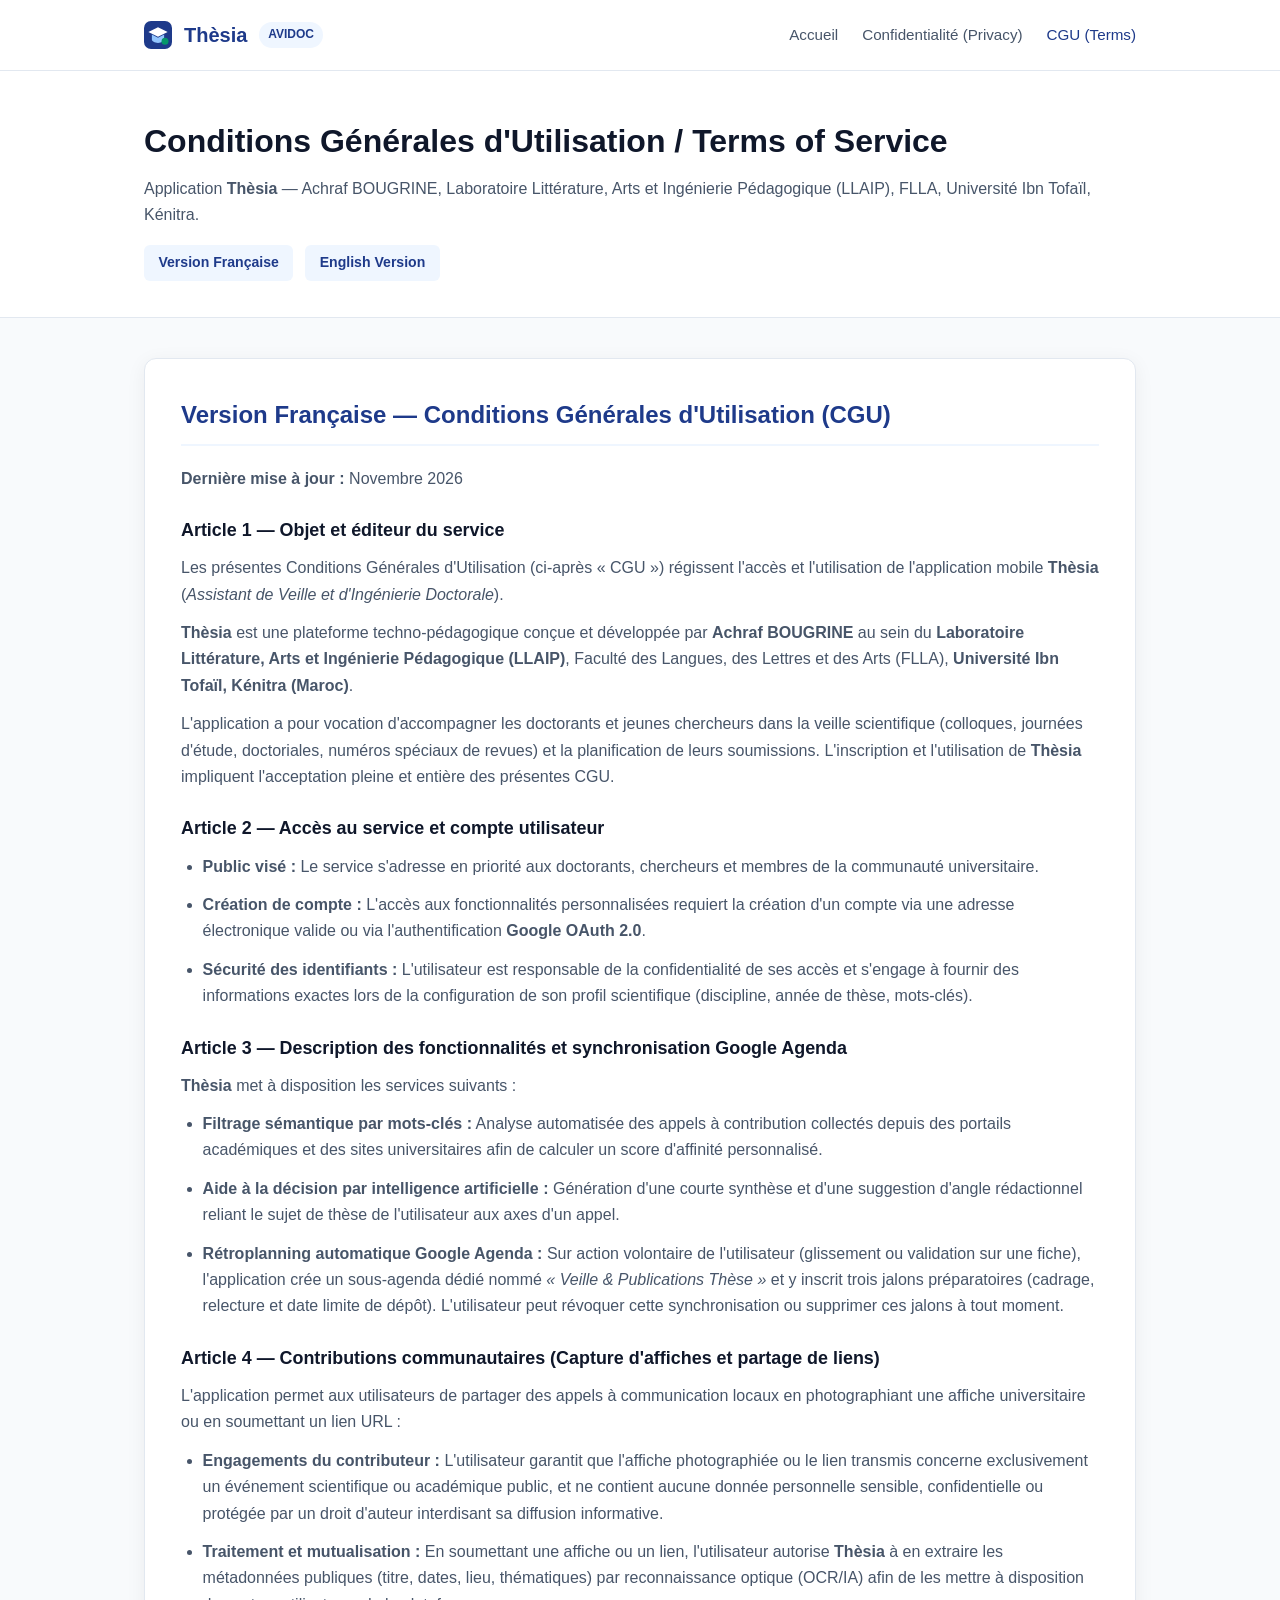
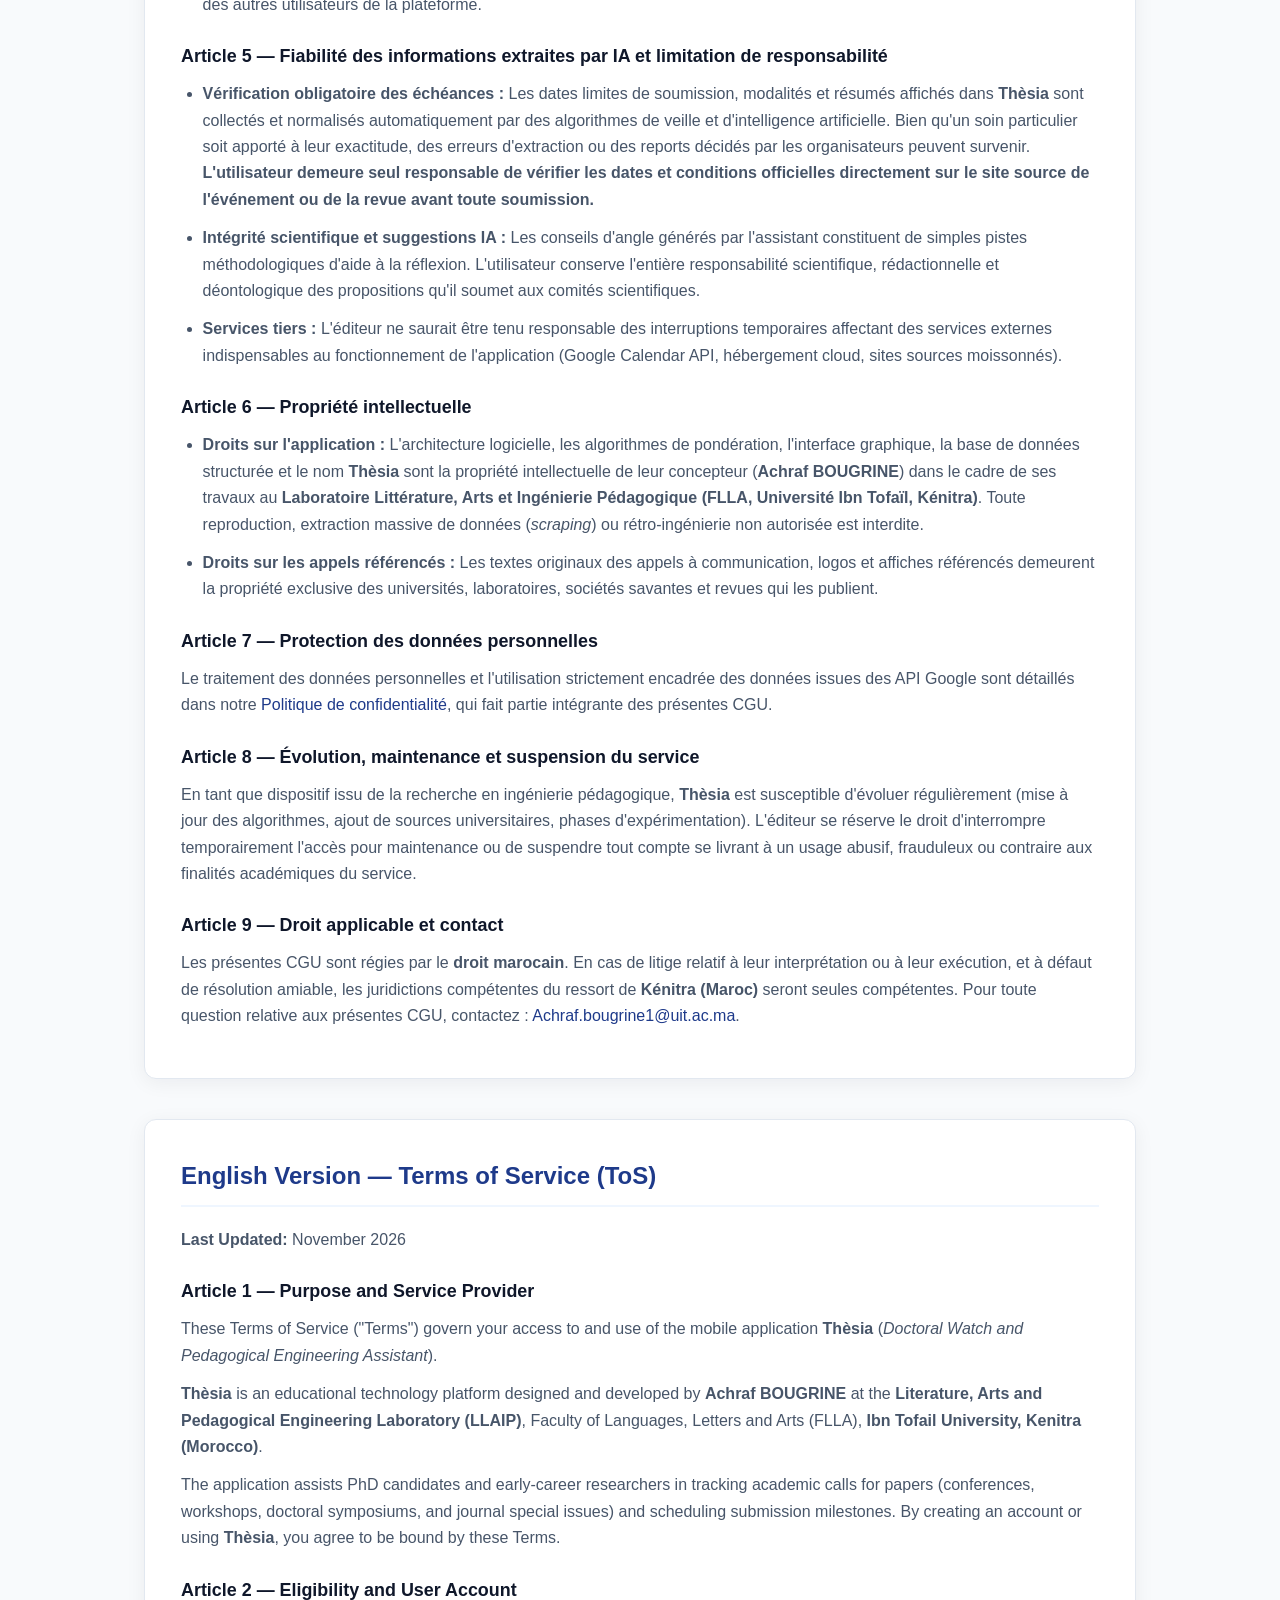
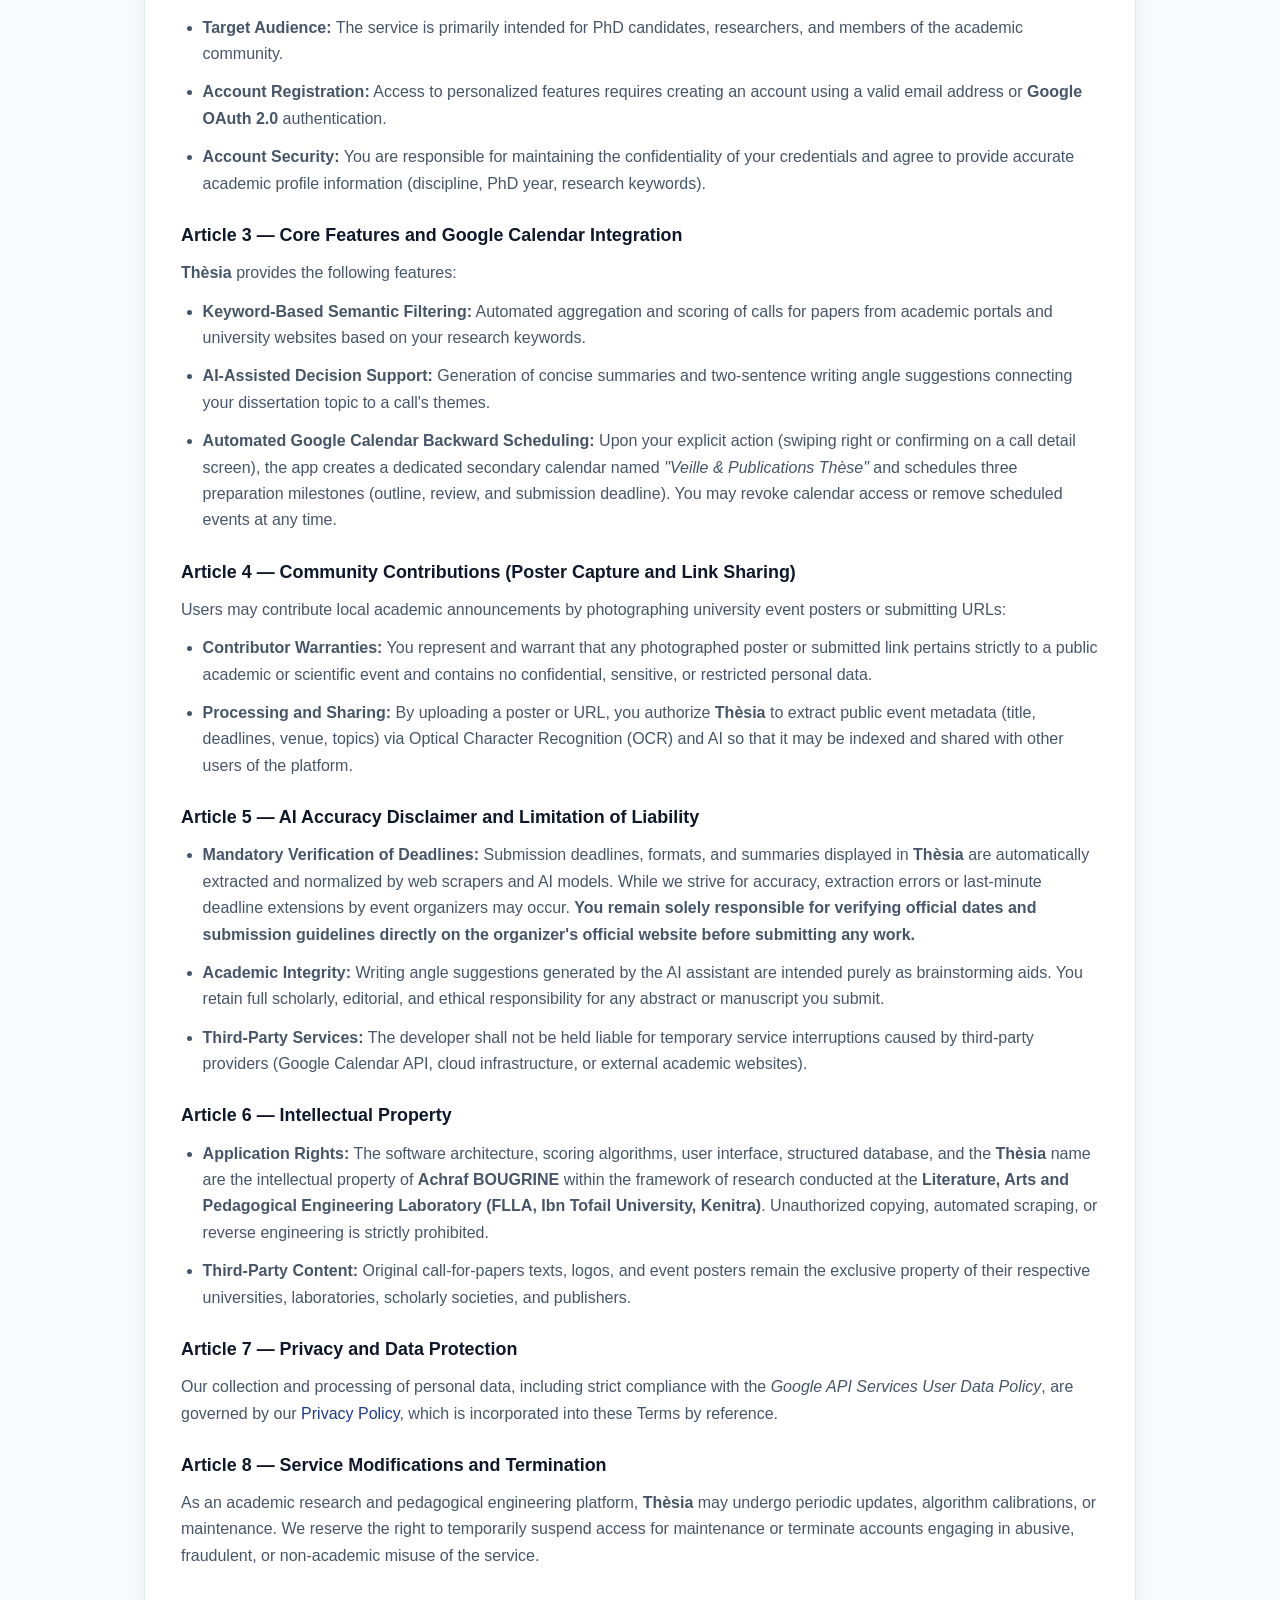
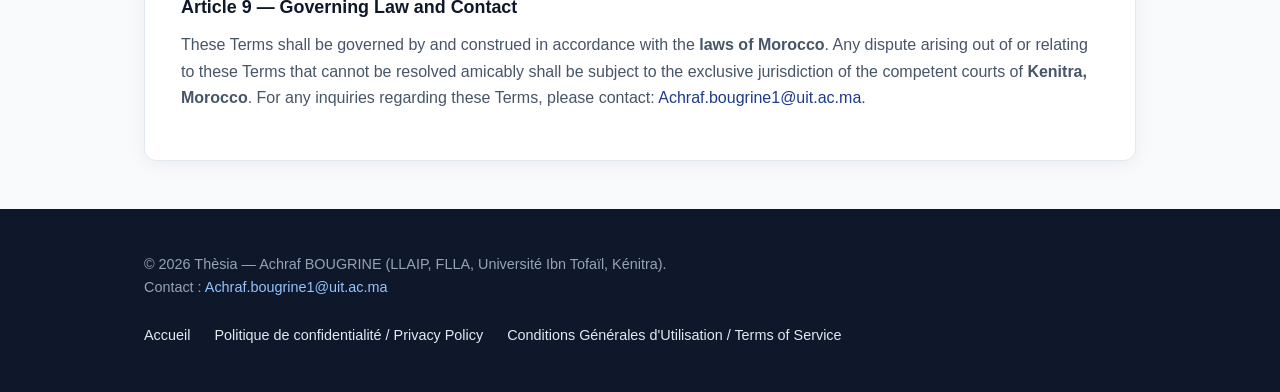
<file: terms.html>
<!DOCTYPE html>
<html lang="fr">
<head>
  <meta charset="UTF-8" />
  <meta name="viewport" content="width=device-width, initial-scale=1.0" />
  <title>Conditions Générales d'Utilisation / Terms of Service — Thèsia</title>
  <meta name="description" content="Conditions Générales d'Utilisation (CGU) et Terms of Service de l'application mobile Thèsia." />
  <link rel="stylesheet" href="style.css" />
</head>
<body>

  <header>
    <div class="container nav-inner">
      <a href="index.html" class="brand">
        <svg width="28" height="28" viewBox="0 0 32 32" fill="none" aria-hidden="true">
          <rect width="32" height="32" rx="8" fill="#1E3A8A"/>
          <path d="M16 7L5 12.5L16 18L27 12.5L16 7Z" fill="#FFFFFF"/>
          <path d="M9 15.5V21.5C9 23.2 12.1 25 16 25C19.9 25 23 23.2 23 21.5V15.5L16 19L9 15.5Z" fill="#93C5FD"/>
          <circle cx="24" cy="23" r="4" fill="#059669"/>
        </svg>
        <span>Thèsia</span>
        <span class="brand-badge">AVIDOC</span>
      </a>
      <nav class="nav-links" aria-label="Navigation principale">
        <a href="index.html">Accueil</a>
        <a href="privacy.html">Confidentialité (Privacy)</a>
        <a href="terms.html" class="active">CGU (Terms)</a>
      </nav>
    </div>
  </header>

  <div class="legal-header">
    <div class="container">
      <h1>Conditions Générales d'Utilisation / Terms of Service</h1>
      <p style="color: var(--text-muted);">
        Application <strong>Thèsia</strong> — Achraf BOUGRINE, Laboratoire Littérature, Arts et Ingénierie Pédagogique (LLAIP), FLLA, Université Ibn Tofaïl, Kénitra.
      </p>
      <div class="lang-switch">
        <a href="#cgu-fr">Version Française</a>
        <a href="#tos-en">English Version</a>
      </div>
    </div>
  </div>

  <main class="container" style="padding-top: 2.5rem;">

    <!-- VERSION FRANÇAISE -->
    <article id="cgu-fr" class="legal-doc">
      <h2>Version Française — Conditions Générales d'Utilisation (CGU)</h2>
      <p><strong>Dernière mise à jour :</strong> Novembre 2026</p>

      <h3>Article 1 — Objet et éditeur du service</h3>
      <p>
        Les présentes Conditions Générales d'Utilisation (ci-après « CGU ») régissent l'accès et l'utilisation de l'application mobile <strong>Thèsia</strong> (<em>Assistant de Veille et d'Ingénierie Doctorale</em>).
      </p>
      <p>
        <strong>Thèsia</strong> est une plateforme techno-pédagogique conçue et développée par <strong>Achraf BOUGRINE</strong> au sein du <strong>Laboratoire Littérature, Arts et Ingénierie Pédagogique (LLAIP)</strong>, Faculté des Langues, des Lettres et des Arts (FLLA), <strong>Université Ibn Tofaïl, Kénitra (Maroc)</strong>.
      </p>
      <p>
        L'application a pour vocation d'accompagner les doctorants et jeunes chercheurs dans la veille scientifique (colloques, journées d'étude, doctoriales, numéros spéciaux de revues) et la planification de leurs soumissions. L'inscription et l'utilisation de <strong>Thèsia</strong> impliquent l'acceptation pleine et entière des présentes CGU.
      </p>

      <h3>Article 2 — Accès au service et compte utilisateur</h3>
      <ul>
        <li><strong>Public visé :</strong> Le service s'adresse en priorité aux doctorants, chercheurs et membres de la communauté universitaire.</li>
        <li><strong>Création de compte :</strong> L'accès aux fonctionnalités personnalisées requiert la création d'un compte via une adresse électronique valide ou via l'authentification <strong>Google OAuth 2.0</strong>.</li>
        <li><strong>Sécurité des identifiants :</strong> L'utilisateur est responsable de la confidentialité de ses accès et s'engage à fournir des informations exactes lors de la configuration de son profil scientifique (discipline, année de thèse, mots-clés).</li>
      </ul>

      <h3>Article 3 — Description des fonctionnalités et synchronisation Google Agenda</h3>
      <p><strong>Thèsia</strong> met à disposition les services suivants :</p>
      <ul>
        <li><strong>Filtrage sémantique par mots-clés :</strong> Analyse automatisée des appels à contribution collectés depuis des portails académiques et des sites universitaires afin de calculer un score d'affinité personnalisé.</li>
        <li><strong>Aide à la décision par intelligence artificielle :</strong> Génération d'une courte synthèse et d'une suggestion d'angle rédactionnel reliant le sujet de thèse de l'utilisateur aux axes d'un appel.</li>
        <li><strong>Rétroplanning automatique Google Agenda :</strong> Sur action volontaire de l'utilisateur (glissement ou validation sur une fiche), l'application crée un sous-agenda dédié nommé <em>« Veille &amp; Publications Thèse »</em> et y inscrit trois jalons préparatoires (cadrage, relecture et date limite de dépôt). L'utilisateur peut révoquer cette synchronisation ou supprimer ces jalons à tout moment.</li>
      </ul>

      <h3>Article 4 — Contributions communautaires (Capture d'affiches et partage de liens)</h3>
      <p>L'application permet aux utilisateurs de partager des appels à communication locaux en photographiant une affiche universitaire ou en soumettant un lien URL :</p>
      <ul>
        <li><strong>Engagements du contributeur :</strong> L'utilisateur garantit que l'affiche photographiée ou le lien transmis concerne exclusivement un événement scientifique ou académique public, et ne contient aucune donnée personnelle sensible, confidentielle ou protégée par un droit d'auteur interdisant sa diffusion informative.</li>
        <li><strong>Traitement et mutualisation :</strong> En soumettant une affiche ou un lien, l'utilisateur autorise <strong>Thèsia</strong> à en extraire les métadonnées publiques (titre, dates, lieu, thématiques) par reconnaissance optique (OCR/IA) afin de les mettre à disposition des autres utilisateurs de la plateforme.</li>
      </ul>

      <h3>Article 5 — Fiabilité des informations extraites par IA et limitation de responsabilité</h3>
      <ul>
        <li><strong>Vérification obligatoire des échéances :</strong> Les dates limites de soumission, modalités et résumés affichés dans <strong>Thèsia</strong> sont collectés et normalisés automatiquement par des algorithmes de veille et d'intelligence artificielle. Bien qu'un soin particulier soit apporté à leur exactitude, des erreurs d'extraction ou des reports décidés par les organisateurs peuvent survenir. <strong>L'utilisateur demeure seul responsable de vérifier les dates et conditions officielles directement sur le site source de l'événement ou de la revue avant toute soumission.</strong></li>
        <li><strong>Intégrité scientifique et suggestions IA :</strong> Les conseils d'angle générés par l'assistant constituent de simples pistes méthodologiques d'aide à la réflexion. L'utilisateur conserve l'entière responsabilité scientifique, rédactionnelle et déontologique des propositions qu'il soumet aux comités scientifiques.</li>
        <li><strong>Services tiers :</strong> L'éditeur ne saurait être tenu responsable des interruptions temporaires affectant des services externes indispensables au fonctionnement de l'application (Google Calendar API, hébergement cloud, sites sources moissonnés).</li>
      </ul>

      <h3>Article 6 — Propriété intellectuelle</h3>
      <ul>
        <li><strong>Droits sur l'application :</strong> L'architecture logicielle, les algorithmes de pondération, l'interface graphique, la base de données structurée et le nom <strong>Thèsia</strong> sont la propriété intellectuelle de leur concepteur (<strong>Achraf BOUGRINE</strong>) dans le cadre de ses travaux au <strong>Laboratoire Littérature, Arts et Ingénierie Pédagogique (FLLA, Université Ibn Tofaïl, Kénitra)</strong>. Toute reproduction, extraction massive de données (<em>scraping</em>) ou rétro-ingénierie non autorisée est interdite.</li>
        <li><strong>Droits sur les appels référencés :</strong> Les textes originaux des appels à communication, logos et affiches référencés demeurent la propriété exclusive des universités, laboratoires, sociétés savantes et revues qui les publient.</li>
      </ul>

      <h3>Article 7 — Protection des données personnelles</h3>
      <p>
        Le traitement des données personnelles et l'utilisation strictement encadrée des données issues des API Google sont détaillés dans notre <a href="privacy.html">Politique de confidentialité</a>, qui fait partie intégrante des présentes CGU.
      </p>

      <h3>Article 8 — Évolution, maintenance et suspension du service</h3>
      <p>
        En tant que dispositif issu de la recherche en ingénierie pédagogique, <strong>Thèsia</strong> est susceptible d'évoluer régulièrement (mise à jour des algorithmes, ajout de sources universitaires, phases d'expérimentation). L'éditeur se réserve le droit d'interrompre temporairement l'accès pour maintenance ou de suspendre tout compte se livrant à un usage abusif, frauduleux ou contraire aux finalités académiques du service.
      </p>

      <h3>Article 9 — Droit applicable et contact</h3>
      <p>
        Les présentes CGU sont régies par le <strong>droit marocain</strong>. En cas de litige relatif à leur interprétation ou à leur exécution, et à défaut de résolution amiable, les juridictions compétentes du ressort de <strong>Kénitra (Maroc)</strong> seront seules compétentes. Pour toute question relative aux présentes CGU, contactez : <a href="mailto:Achraf.bougrine1@uit.ac.ma">Achraf.bougrine1@uit.ac.ma</a>.
      </p>
    </article>

    <!-- ENGLISH VERSION -->
    <article id="tos-en" class="legal-doc">
      <h2>English Version — Terms of Service (ToS)</h2>
      <p><strong>Last Updated:</strong> November 2026</p>

      <h3>Article 1 — Purpose and Service Provider</h3>
      <p>
        These Terms of Service ("Terms") govern your access to and use of the mobile application <strong>Thèsia</strong> (<em>Doctoral Watch and Pedagogical Engineering Assistant</em>).
      </p>
      <p>
        <strong>Thèsia</strong> is an educational technology platform designed and developed by <strong>Achraf BOUGRINE</strong> at the <strong>Literature, Arts and Pedagogical Engineering Laboratory (LLAIP)</strong>, Faculty of Languages, Letters and Arts (FLLA), <strong>Ibn Tofail University, Kenitra (Morocco)</strong>.
      </p>
      <p>
        The application assists PhD candidates and early-career researchers in tracking academic calls for papers (conferences, workshops, doctoral symposiums, and journal special issues) and scheduling submission milestones. By creating an account or using <strong>Thèsia</strong>, you agree to be bound by these Terms.
      </p>

      <h3>Article 2 — Eligibility and User Account</h3>
      <ul>
        <li><strong>Target Audience:</strong> The service is primarily intended for PhD candidates, researchers, and members of the academic community.</li>
        <li><strong>Account Registration:</strong> Access to personalized features requires creating an account using a valid email address or <strong>Google OAuth 2.0</strong> authentication.</li>
        <li><strong>Account Security:</strong> You are responsible for maintaining the confidentiality of your credentials and agree to provide accurate academic profile information (discipline, PhD year, research keywords).</li>
      </ul>

      <h3>Article 3 — Core Features and Google Calendar Integration</h3>
      <p><strong>Thèsia</strong> provides the following features:</p>
      <ul>
        <li><strong>Keyword-Based Semantic Filtering:</strong> Automated aggregation and scoring of calls for papers from academic portals and university websites based on your research keywords.</li>
        <li><strong>AI-Assisted Decision Support:</strong> Generation of concise summaries and two-sentence writing angle suggestions connecting your dissertation topic to a call's themes.</li>
        <li><strong>Automated Google Calendar Backward Scheduling:</strong> Upon your explicit action (swiping right or confirming on a call detail screen), the app creates a dedicated secondary calendar named <em>"Veille &amp; Publications Thèse"</em> and schedules three preparation milestones (outline, review, and submission deadline). You may revoke calendar access or remove scheduled events at any time.</li>
      </ul>

      <h3>Article 4 — Community Contributions (Poster Capture and Link Sharing)</h3>
      <p>Users may contribute local academic announcements by photographing university event posters or submitting URLs:</p>
      <ul>
        <li><strong>Contributor Warranties:</strong> You represent and warrant that any photographed poster or submitted link pertains strictly to a public academic or scientific event and contains no confidential, sensitive, or restricted personal data.</li>
        <li><strong>Processing and Sharing:</strong> By uploading a poster or URL, you authorize <strong>Thèsia</strong> to extract public event metadata (title, deadlines, venue, topics) via Optical Character Recognition (OCR) and AI so that it may be indexed and shared with other users of the platform.</li>
      </ul>

      <h3>Article 5 — AI Accuracy Disclaimer and Limitation of Liability</h3>
      <ul>
        <li><strong>Mandatory Verification of Deadlines:</strong> Submission deadlines, formats, and summaries displayed in <strong>Thèsia</strong> are automatically extracted and normalized by web scrapers and AI models. While we strive for accuracy, extraction errors or last-minute deadline extensions by event organizers may occur. <strong>You remain solely responsible for verifying official dates and submission guidelines directly on the organizer's official website before submitting any work.</strong></li>
        <li><strong>Academic Integrity:</strong> Writing angle suggestions generated by the AI assistant are intended purely as brainstorming aids. You retain full scholarly, editorial, and ethical responsibility for any abstract or manuscript you submit.</li>
        <li><strong>Third-Party Services:</strong> The developer shall not be held liable for temporary service interruptions caused by third-party providers (Google Calendar API, cloud infrastructure, or external academic websites).</li>
      </ul>

      <h3>Article 6 — Intellectual Property</h3>
      <ul>
        <li><strong>Application Rights:</strong> The software architecture, scoring algorithms, user interface, structured database, and the <strong>Thèsia</strong> name are the intellectual property of <strong>Achraf BOUGRINE</strong> within the framework of research conducted at the <strong>Literature, Arts and Pedagogical Engineering Laboratory (FLLA, Ibn Tofail University, Kenitra)</strong>. Unauthorized copying, automated scraping, or reverse engineering is strictly prohibited.</li>
        <li><strong>Third-Party Content:</strong> Original call-for-papers texts, logos, and event posters remain the exclusive property of their respective universities, laboratories, scholarly societies, and publishers.</li>
      </ul>

      <h3>Article 7 — Privacy and Data Protection</h3>
      <p>
        Our collection and processing of personal data, including strict compliance with the <em>Google API Services User Data Policy</em>, are governed by our <a href="privacy.html">Privacy Policy</a>, which is incorporated into these Terms by reference.
      </p>

      <h3>Article 8 — Service Modifications and Termination</h3>
      <p>
        As an academic research and pedagogical engineering platform, <strong>Thèsia</strong> may undergo periodic updates, algorithm calibrations, or maintenance. We reserve the right to temporarily suspend access for maintenance or terminate accounts engaging in abusive, fraudulent, or non-academic misuse of the service.
      </p>

      <h3>Article 9 — Governing Law and Contact</h3>
      <p>
        These Terms shall be governed by and construed in accordance with the <strong>laws of Morocco</strong>. Any dispute arising out of or relating to these Terms that cannot be resolved amicably shall be subject to the exclusive jurisdiction of the competent courts of <strong>Kenitra, Morocco</strong>. For any inquiries regarding these Terms, please contact: <a href="mailto:Achraf.bougrine1@uit.ac.ma">Achraf.bougrine1@uit.ac.ma</a>.
      </p>
    </article>

  </main>

  <footer>
    <div class="container footer-inner">
      <div>
        <p>&copy; 2026 Thèsia — Achraf BOUGRINE (LLAIP, FLLA, Université Ibn Tofaïl, Kénitra).</p>
        <p>Contact : <a href="mailto:Achraf.bougrine1@uit.ac.ma" style="color:#93c5fd;">Achraf.bougrine1@uit.ac.ma</a></p>
      </div>
      <div class="footer-links">
        <a href="index.html">Accueil</a>
        <a href="privacy.html">Politique de confidentialité / Privacy Policy</a>
        <a href="terms.html">Conditions Générales d'Utilisation / Terms of Service</a>
      </div>
    </div>
  </footer>

</body>
</html>
</file>
<file: style.css>
:root {
  --primary: #1e3a8a;
  --primary-light: #eff6ff;
  --accent: #059669;
  --accent-light: #ecfdf5;
  --bg: #f8fafc;
  --surface: #ffffff;
  --text: #0f172a;
  --text-muted: #475569;
  --border: #e2e8f0;
  --radius: 12px;
  --shadow: 0 4px 20px rgba(15, 23, 42, 0.06);
}

* {
  box-sizing: border-box;
  margin: 0;
  padding: 0;
}

html {
  scroll-behavior: smooth;
}

body {
  font-family: -apple-system, BlinkMacSystemFont, "Segoe UI", Roboto, Helvetica, Arial, sans-serif;
  background-color: var(--bg);
  color: var(--text);
  line-height: 1.65;
  font-size: 16px;
}

a {
  color: var(--primary);
  text-decoration: none;
}

a:hover {
  text-decoration: underline;
}

.container {
  max-width: 1040px;
  margin: 0 auto;
  padding: 0 1.5rem;
}

/* Navigation */
header {
  background-color: var(--surface);
  border-bottom: 1px solid var(--border);
  position: sticky;
  top: 0;
  z-index: 100;
}

.nav-inner {
  display: flex;
  align-items: center;
  justify-content: space-between;
  height: 70px;
  gap: 1rem;
}

.brand {
  display: flex;
  align-items: center;
  gap: 0.75rem;
  font-weight: 700;
  font-size: 1.25rem;
  color: var(--primary);
  text-decoration: none !important;
}

.brand-badge {
  font-size: 0.75rem;
  font-weight: 600;
  background: var(--primary-light);
  color: var(--primary);
  padding: 0.2rem 0.55rem;
  border-radius: 999px;
}

.nav-links {
  display: flex;
  align-items: center;
  gap: 1.5rem;
  font-size: 0.95rem;
  font-weight: 500;
}

.nav-links a {
  color: var(--text-muted);
}

.nav-links a.active,
.nav-links a:hover {
  color: var(--primary);
  text-decoration: none;
}

/* Hero Section */
.hero {
  background: linear-gradient(135deg, #0f172a 0%, #1e3a8a 100%);
  color: #ffffff;
  padding: 4.5rem 0 4rem;
}

.hero-tag {
  display: inline-block;
  background: rgba(255, 255, 255, 0.14);
  border: 1px solid rgba(255, 255, 255, 0.25);
  color: #e0f2fe;
  font-size: 0.85rem;
  font-weight: 600;
  padding: 0.35rem 0.85rem;
  border-radius: 999px;
  margin-bottom: 1.25rem;
}

.hero h1 {
  font-size: clamp(2rem, 4vw, 2.85rem);
  line-height: 1.2;
  margin-bottom: 1.25rem;
  max-width: 820px;
}

.hero p {
  font-size: 1.125rem;
  color: #cbd5e1;
  max-width: 740px;
  margin-bottom: 1rem;
}

.hero-en {
  font-size: 0.98rem !important;
  color: #94a3b8 !important;
  font-style: italic;
  border-left: 3px solid var(--accent);
  padding-left: 1rem;
  margin-top: 1.25rem;
}

.hero-actions {
  display: flex;
  flex-wrap: wrap;
  gap: 1rem;
  margin-top: 2rem;
}

.btn {
  display: inline-flex;
  align-items: center;
  gap: 0.5rem;
  padding: 0.75rem 1.4rem;
  border-radius: 8px;
  font-weight: 600;
  font-size: 0.95rem;
  transition: transform 0.15s ease, opacity 0.15s ease;
  text-decoration: none !important;
}

.btn:hover {
  transform: translateY(-1px);
  opacity: 0.95;
}

.btn-primary {
  background-color: var(--accent);
  color: #ffffff;
}

.btn-outline {
  background-color: rgba(255, 255, 255, 0.1);
  color: #ffffff;
  border: 1px solid rgba(255, 255, 255, 0.3);
}

/* Sections & Cards */
section {
  padding: 3.5rem 0;
}

.section-title {
  font-size: 1.65rem;
  color: var(--text);
  margin-bottom: 0.5rem;
}

.section-subtitle {
  color: var(--text-muted);
  margin-bottom: 2.25rem;
  max-width: 700px;
}

.grid-2 {
  display: grid;
  grid-template-columns: repeat(auto-fit, minmax(290px, 1fr));
  gap: 1.5rem;
}

.card {
  background: var(--surface);
  border: 1px solid var(--border);
  border-radius: var(--radius);
  padding: 1.75rem;
  box-shadow: var(--shadow);
}

.card-pill {
  display: inline-block;
  font-size: 0.78rem;
  font-weight: 700;
  text-transform: uppercase;
  letter-spacing: 0.04em;
  padding: 0.25rem 0.65rem;
  border-radius: 6px;
  background: var(--primary-light);
  color: var(--primary);
  margin-bottom: 0.85rem;
}

.card-pill.green {
  background: var(--accent-light);
  color: var(--accent);
}

.card h3 {
  font-size: 1.18rem;
  margin-bottom: 0.65rem;
  color: var(--text);
}

.card p {
  color: var(--text-muted);
  font-size: 0.96rem;
}

/* Google Calendar Scope Highlight Box */
.compliance-box {
  background: var(--surface);
  border: 1px solid #bfdbfe;
  border-left: 5px solid var(--primary);
  border-radius: var(--radius);
  padding: 1.75rem;
  margin-top: 1rem;
}

.compliance-box h3 {
  color: var(--primary);
  margin-bottom: 0.6rem;
}

.code-inline {
  font-family: ui-monospace, SFMono-Regular, Menlo, Monaco, Consolas, monospace;
  background: #f1f5f9;
  color: #0f172a;
  padding: 0.15rem 0.45rem;
  border-radius: 4px;
  font-size: 0.88em;
}

/* Attribution Institutional Box */
.attribution-card {
  background: linear-gradient(to right, #ffffff, #eff6ff);
  border: 1px solid #cbd5e1;
  border-radius: var(--radius);
  padding: 2rem;
}

.attribution-card h2 {
  font-size: 1.35rem;
  color: var(--primary);
  margin-bottom: 0.75rem;
}

.attribution-meta {
  display: grid;
  gap: 0.4rem;
  color: var(--text);
  font-size: 0.98rem;
}

/* Legal Documents Styling */
.legal-header {
  background: var(--surface);
  border-bottom: 1px solid var(--border);
  padding: 2.75rem 0 2.25rem;
}

.legal-header h1 {
  font-size: 2rem;
  color: var(--text);
  margin-bottom: 0.5rem;
}

.lang-switch {
  display: inline-flex;
  gap: 0.75rem;
  margin-top: 1rem;
}

.lang-switch a {
  background: var(--primary-light);
  color: var(--primary);
  padding: 0.4rem 0.9rem;
  border-radius: 6px;
  font-size: 0.88rem;
  font-weight: 600;
}

.legal-doc {
  background: var(--surface);
  border: 1px solid var(--border);
  border-radius: var(--radius);
  padding: 2.25rem;
  margin-bottom: 2.5rem;
  box-shadow: var(--shadow);
}

.legal-doc h2 {
  font-size: 1.5rem;
  color: var(--primary);
  border-bottom: 2px solid var(--primary-light);
  padding-bottom: 0.6rem;
  margin-bottom: 1.25rem;
}

.legal-doc h3 {
  font-size: 1.12rem;
  color: var(--text);
  margin: 1.5rem 0 0.6rem;
}

.legal-doc p,
.legal-doc li {
  color: var(--text-muted);
  margin-bottom: 0.75rem;
}

.legal-doc ul {
  padding-left: 1.35rem;
  margin-bottom: 1rem;
}

.table-wrapper {
  overflow-x: auto;
  margin: 1.25rem 0;
}

table {
  width: 100%;
  border-collapse: collapse;
  font-size: 0.92rem;
}

th,
td {
  text-align: left;
  padding: 0.85rem;
  border: 1px solid var(--border);
}

th {
  background: #f1f5f9;
  color: var(--text);
  font-weight: 600;
}

td {
  color: var(--text-muted);
}

/* Footer */
footer {
  background: #0f172a;
  color: #94a3b8;
  padding: 2.75rem 0;
  margin-top: 3rem;
  font-size: 0.9rem;
}

.footer-inner {
  display: flex;
  flex-wrap: wrap;
  justify-content: space-between;
  gap: 1.5rem;
  align-items: center;
}

.footer-links {
  display: flex;
  flex-wrap: wrap;
  gap: 1.5rem;
}

.footer-links a {
  color: #e2e8f0;
}

@media (max-width: 640px) {
  .nav-inner {
    flex-direction: column;
    height: auto;
    padding: 0.9rem 0;
  }

  .legal-doc {
    padding: 1.4rem;
  }
}
</file>
